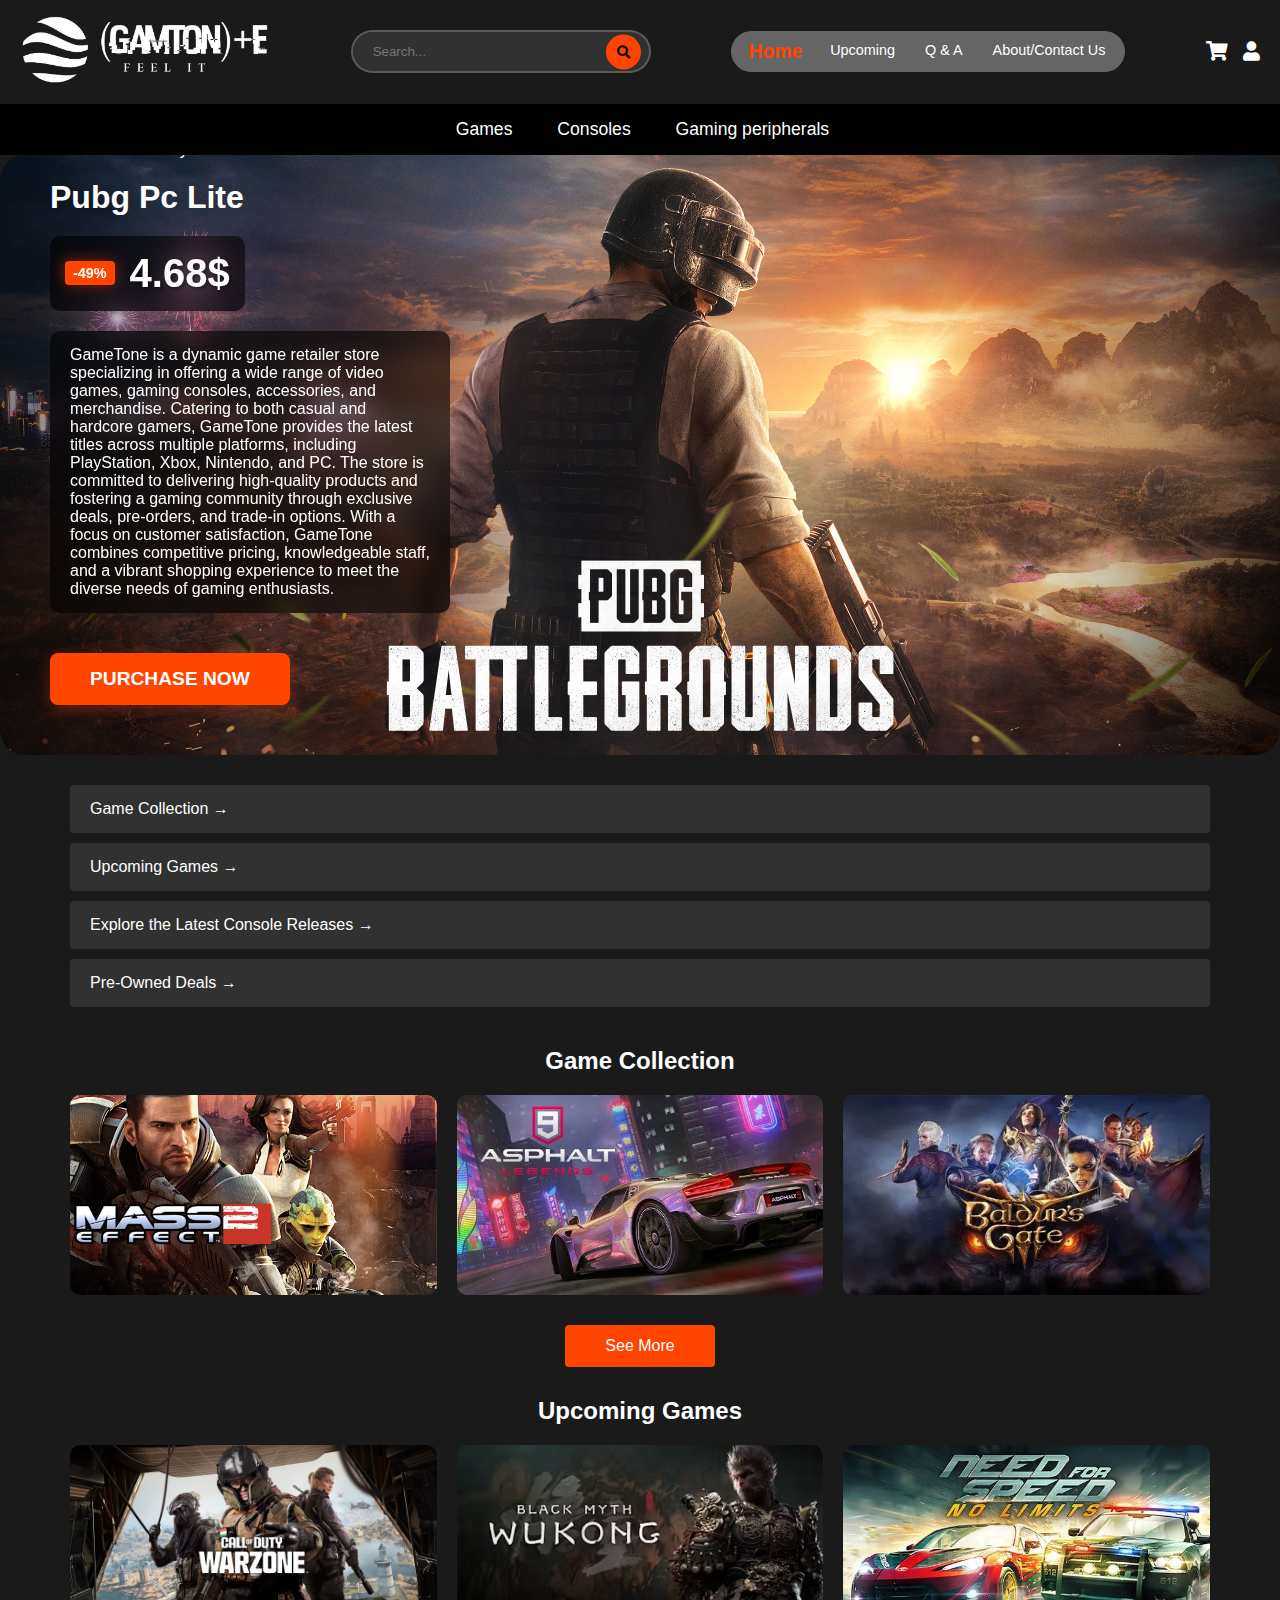
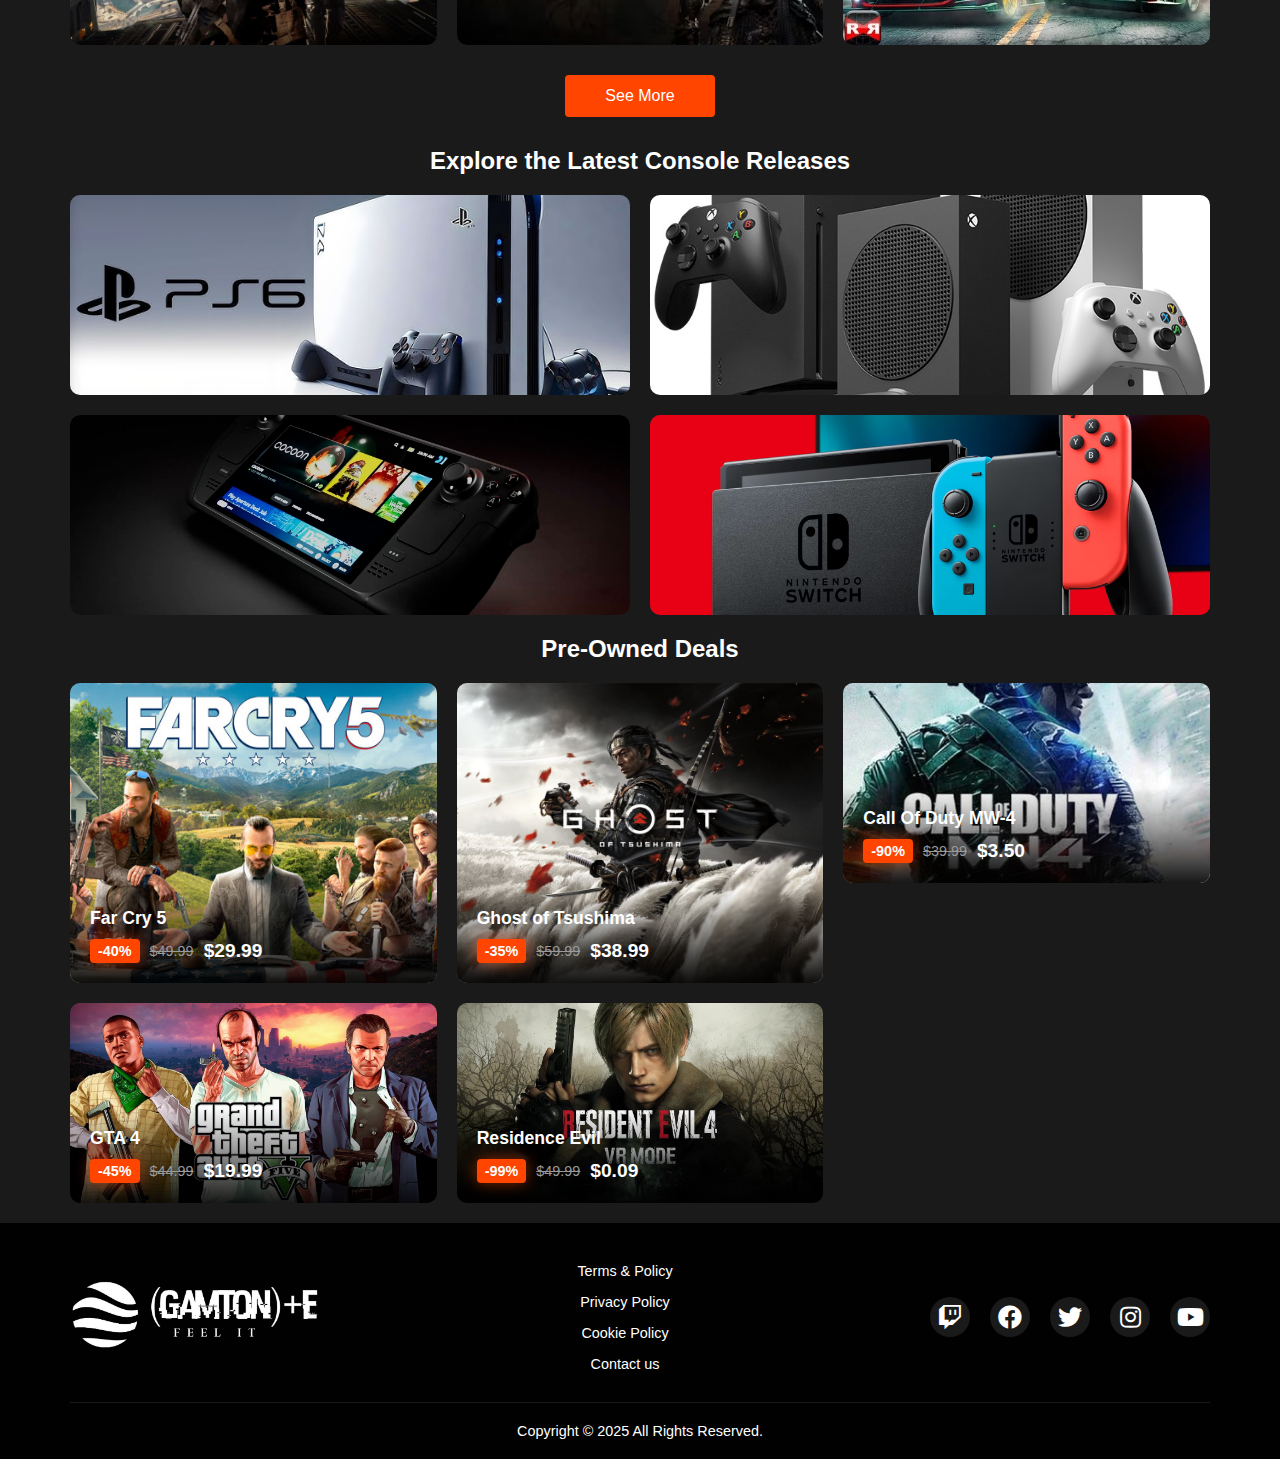
<file: index.html>
<!DOCTYPE html>
<html lang="en">
<head>
    <meta charset="UTF-8">
    <meta name="viewport" content="width=device-width, initial-scale=1.0">
    <title>Gaming Store</title>
    <link rel="stylesheet" href="./stylesheets/styles.css">
    <link rel="stylesheet" href="https://cdnjs.cloudflare.com/ajax/libs/font-awesome/5.15.4/css/all.min.css">
</head>
<body>
    <header>
        <div class="top-header">
            <div class="header-container">
                <div class="logo">
                    <img src="./image/logo/logo.png" alt="Logo of the website">
                </div>
    
                <div class="search">
                    <input type="text" placeholder="Search...">
                    <button class="search-btn">
                        <i class="fas fa-search"></i>
                    </button>
                </div>
    
                <!-- top Navigation -->
                <nav class="top-nav">
                    <ul>
                        <li><a href="index.html" class="active">Home</a></li>
                        <li><a href="upcoming.html">Upcoming</a></li>
                        <li><a href="f&q.html">Q & A</a></li>
                        <li><a href="about.html">About/Contact Us</a></li>
                    </ul>
                </nav>
    
                <div class="user-actions">
                    <button class="cart-btn">
                        <i class="fas fa-shopping-cart"></i>
                    </button>
                    <button class="user-btn">
                        <i class="fas fa-user"></i>
                    </button>
                </div>
    
                <!-- Hamburger Menu Button -->
                <button class="mobile-menu-btn">
                    <i class="fas fa-bars"></i>
                </button>
    
                <!-- Mobile Menu -->
                <div class="mobile-menu">
                    <div class="mobile-menu-header">
                        <button class="close-menu-btn">
                            <i class="fas fa-times"></i>
                        </button>
                    </div>
                    <nav>
                        <ul>
                            <li><a href="index.html">Home</a></li>
                            <li><a href="upcoming.html">Upcoming</a></li>
                            <li><a href="f&q.html">Q & A</a></li>
                            <li><a href="about.html">About/Contact Us</a></li>
                            <li><a href="games.html"><i class="fas games"></i> Games</a></li>
                            <li><a href="consoles.html"><i class="fab consoles"></i> Consoles</a></li>
                            <li><a href="periphals.html"><i class="fab peripherals"></i> Gaming peripherals</a></li>
                        </ul>
                    </nav>
                    <div class="user-actions">
                        <button class="cart-btn">
                            <i class="fas fa-shopping-cart"></i>
                            Shopping Cart
                        </button>
                        <button class="user-btn">
                            <i class="fas fa-user"></i>
                            My Profile
                        </button>
                    </div>
                </div>
            </div>
        </div>
    
        <div class="bottom-header">
            <div class="header-container">
                <nav class="platform-nav">
                    <ul>
                        <li><a href="games.html"><i class="fas games"></i> Games</a></li>
                        <li><a href="consoles.html"><i class="fab consoles"></i> Consoles</a></li>
                        <li><a href="periphals.html"><i class="fab peripherals"></i> Gaming peripherals</a></li>
                    </ul>
                </nav>
            </div>
        </div>
    </header>
</body>
</html>
    <main>

        <section class="hero">
            <div class="hero-content">
                <div class="tags">
                    <span class="pre-order">Pre-order</span>
                    <span class="time">In 18 days</span>
                </div>
                <h1>Pubg Pc Lite</h1>
                <div class="price-info">
                    <span class="discount">-49%</span>
                    <span class="price">4.68$</span>
                </div>
                <div class="description">
                    <p>GameTone is a dynamic game retailer store specializing in offering a wide range of video games, gaming consoles, accessories, and merchandise. Catering to both casual and hardcore gamers, GameTone provides the latest titles across multiple platforms, including PlayStation, Xbox, Nintendo, and PC. The store is committed to delivering high-quality products and fostering a gaming community through exclusive deals, pre-orders, and trade-in options. With a focus on customer satisfaction, GameTone combines competitive pricing, knowledgeable staff, and a vibrant shopping experience to meet the diverse needs of gaming enthusiasts.</p>
                </div>
                <a href="404error.html">
                    <button class="purchase-btn">Purchase Now</button>
                </a>
            </div>
        </section>
        
            
        </section>

        <section class="quick-links">
            <div class="container">
                <a href="#" class="link-item">Game Collection →</a>
                <a href="#" class="link-item">Upcoming Games →</a>
                <a href="#" class="link-item">Explore the Latest Console Releases →</a>
                <a href="#" class="link-item">Pre-Owned Deals →</a>
            </div>
        </section>

        <section class="game-collection">
            <div class="container">
                <h2>Game Collection</h2>
                <div class="collection-grid">
                    <div class="collection-card">
                        <a href="404error.html">
                            <img src="./image/Homepage/games1.jpg" alt="Game 1">
                            <div class="card-text">Latest Releases</div>
                        </a>
                    </div>
                    <div class="collection-card">
                        <a href="404error.html">
                            <img src="./image/Homepage/games2.jpg" alt="Game 2">
                            <div class="card-text">Fan Favorites</div>
                        </a>
                    </div>
                    <div class="collection-card">
                        <a href="404error.html">
                            <img src="./image/Homepage/games3.webp" alt="Game 3">
                            <div class="card-text">Diverse Genres</div>
                        </a>
                    </div>
                </div>
                <button class="see-more" onclick="location.href='games.html';">See More</button>
            </div>
        </section>
        
        <section class="upcoming-games">
            <div class="container">
                <h2>Upcoming Games</h2>
                <div class="games-grid">
                    <div class="game-card">
                        <a href="404error.html">
                            <img src="./image/Homepage/games4.jpg" alt="Upcoming Game 1">
                            <div class="card-text">Action</div>
                        </a>
                    </div>
                    <div class="game-card">
                        <a href="404error.html">
                            <img src="./image/Homepage/games5.avif" alt="Upcoming Game 2">
                            <div class="card-text">OpenWorld</div>
                        </a>
                    </div>
                    <div class="game-card">
                        <a href="404error.html">
                            <img src="./image/Homepage/games6.jpg" alt="Upcoming Game 3">
                            <div class="card-text">Horror</div>
                        </a>
                    </div>
                </div>
                <button class="see-more" onclick="location.href='games.html';">See More</button>
            </div>
        </section>

        <section class="console-releases">
            <div class="container">
                <h2>Explore the Latest Console Releases</h2>
                <div class="console-grid">
                    <div class="console-card">
                        <a href="404error.html">
                            <img src="./image/Homepage/playstation.jpg" alt="PlayStation">
                            <div class="card-text">PlayStation</div>
                        </a>
                    </div>
                    <div class="console-card">
                        <a href="404error.html">
                            <img src="./image/Homepage/xbox.jpg" alt="Xbox">
                            <div class="card-text">Xbox</div>
                        </a>
                    </div>
                    <div class="console-card">
                        <a href="404error.html">
                            <img src="./image/Homepage/steamdeck.jpg" alt="SteamDeck">
                            <div class="card-text">SteamDeck</div>
                        </a>
                    </div>
                    <div class="console-card">
                        <a href="404error.html">
                            <img src="./image/Homepage/ninetendo.avif" alt="Nintendo">
                            <div class="card-text">Nintendo</div>
                        </a>
                    </div>
                </div>
            </div>
        </section>
        
        <section class="pre-owned">
            <div class="container">
                <h2>Pre-Owned Deals</h2>
                <div class="deals-grid">
                    <div class="deal-card large">
                        <a href="404error.html">
                            <img src="./image/Homepage/deals/deals1.jpg" alt="Pre-Owned 1">
                            <div class="deal-info">
                                <div class="card-text">Far Cry 5</div>
                                <div class="price-tag">
                                    <span class="discount">-40%</span>
                                    <span class="original-price">$49.99</span>
                                    <span class="final-price">$29.99</span>
                                </div>
                            </div>
                        </a>
                    </div>
                    <div class="deal-card large">
                        <a href="404error.html">
                            <img src="./image/Homepage/deals/deals2.jpg" alt="Pre-Owned 2">
                            <div class="deal-info">
                                <div class="card-text">Ghost of Tsushima</div>
                                <div class="price-tag">
                                    <span class="discount">-35%</span>
                                    <span class="original-price">$59.99</span>
                                    <span class="final-price">$38.99</span>
                                </div>
                            </div>
                        </a>
                    </div>
                    <div class="deal-card small">
                        <a href="404error.html">
                            <img src="./image/Homepage/deals/deals3.webp" alt="Pre-Owned 3">
                            <div class="deal-info">
                                <div class="card-text">Call Of Duty MW-4</div>
                                <div class="price-tag">
                                    <span class="discount">-90%</span>
                                    <span class="original-price">$39.99</span>
                                    <span class="final-price">$3.50</span>
                                </div>
                            </div>
                        </a>
                    </div>
                    <div class="deal-card small">
                        <a href="404error.html">
                            <img src="./image/Homepage/deals/deals4.jpg" alt="Pre-Owned 4">
                            <div class="deal-info">
                                <div class="card-text">GTA 4</div>
                                <div class="price-tag">
                                    <span class="discount">-45%</span>
                                    <span class="original-price">$44.99</span>
                                    <span class="final-price">$19.99</span>
                                </div>
                            </div>
                        </a>
                    </div>
                    <div class="deal-card small">
                        <a href="404error.html">
                            <img src="./image/Homepage/deals/deals5.jpg" alt="Pre-Owned 5">
                            <div class="deal-info">
                                <div class="card-text">Residence Evil</div>
                                <div class="price-tag">
                                    <span class="discount">-99%</span>
                                    <span class="original-price">$49.99</span>
                                    <span class="final-price">$0.09</span>
                                </div>
                            </div>
                        </a>
                    </div>
                </div>
            </div>
        </section>
        
    </main>
    <footer>
        <div class="container">
            <div class="footer-content">
                <div class="footer-logo">
                    <img src="./image/logo/logo.png" alt="Gaming Logo">
                </div>
                <div class="footer-links">
                    <a href="404error.html">Terms & Policy</a>
                    <a href="404error.html">Privacy Policy</a>
                    <a href="404error.html">Cookie Policy</a>
                    <a href="404error.html">Contact us</a>
                </div>
                <div class="social-links">
                    <a href="404error.html"><i class="fab fa-twitch"></i></a>
                    <a href="404error.html"><i class="fab fa-facebook"></i></a>
                    <a href="404error.html"><i class="fab fa-twitter"></i></a>
                    <a href="404error.html"><i class="fab fa-instagram"></i></a>
                    <a href="404error.html"><i class="fab fa-youtube"></i></a>
                </div>
            </div>
            <div class="copyright">
                <p>Copyright © 2025 All Rights Reserved.</p>
            </div>
        </div>
    </footer>
    <script src="./javascripts/script.js"></script>
    <script src="./javascripts/header.js"></script>
</body>
</html>
</file>
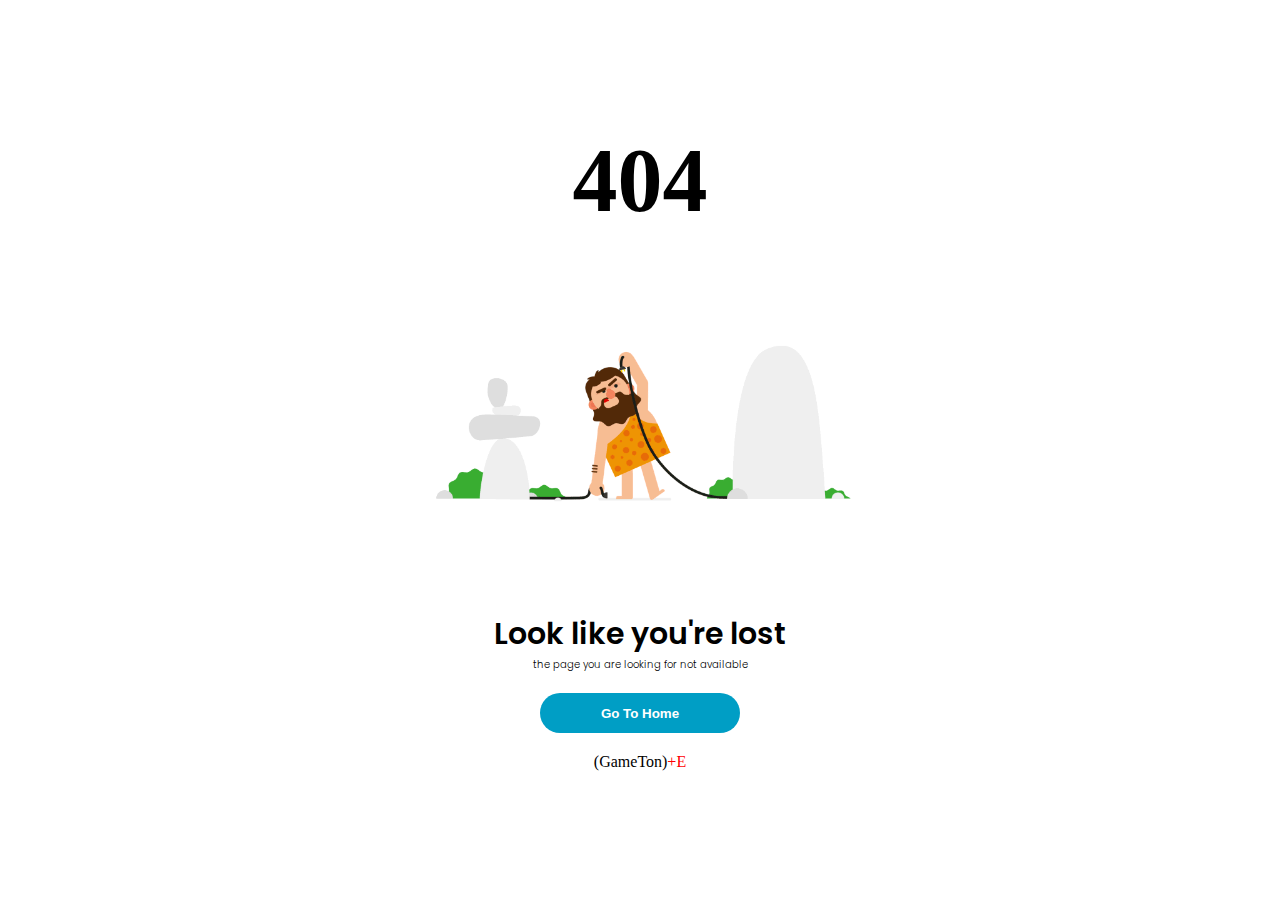
<file: 404error.html>
<!DOCTYPE html>
<html lang="en">

<head>
    <meta charset="UTF-8">
    <meta name="viewport" content="width=device-width, initial-scale=1.0">
    <link rel="stylesheet" href="./stylesheets/404error.css">
    <title>404 Error</title>
</head>

<body>
    <div class="content">
        <h1>404</h1>
        <img src="./gif/error.gif" alt="">
        <div class="text">
            <h2>Look like you're lost</h2>
            <p>the page you are looking for not available</p>
            <button href="#">Go To Home</button>
        </div>
        <p>(GameTon)<span style="color: red;">+E</span></p>
    </div>
</body>

</html>
</file>
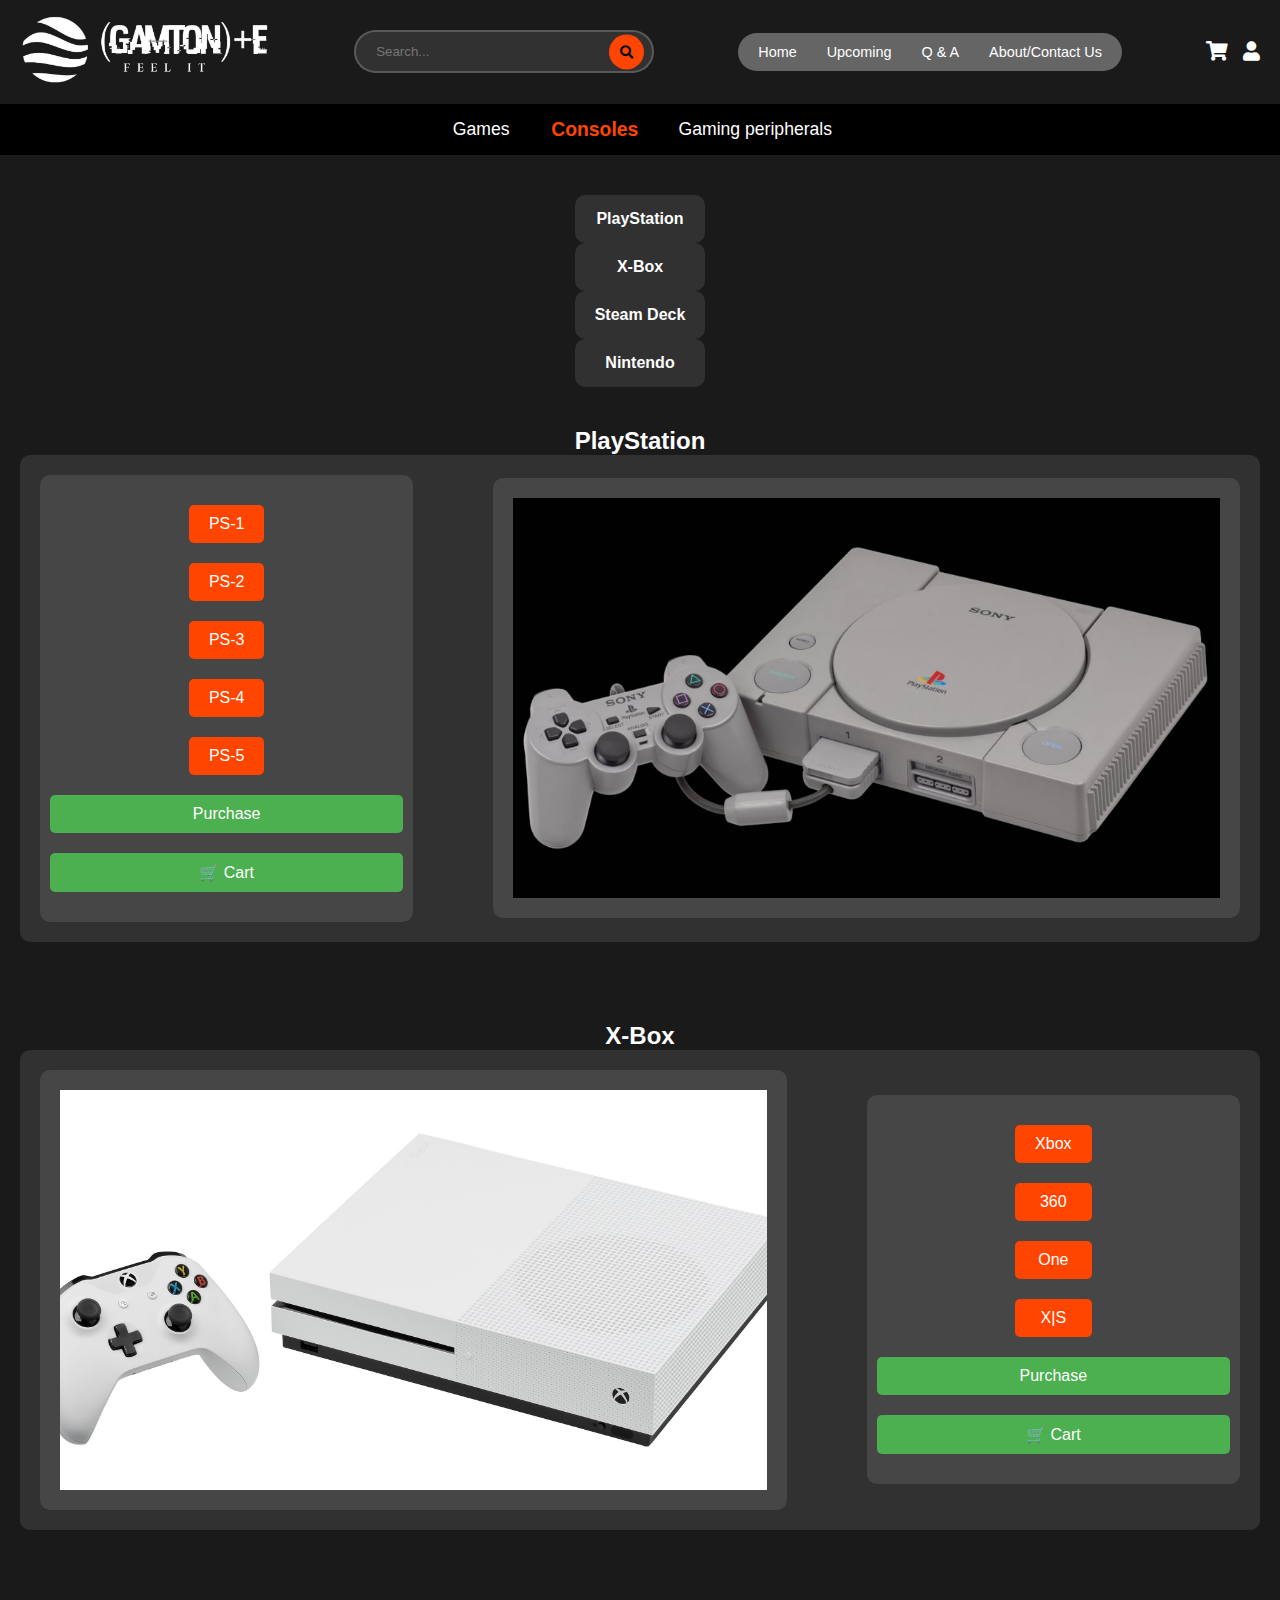
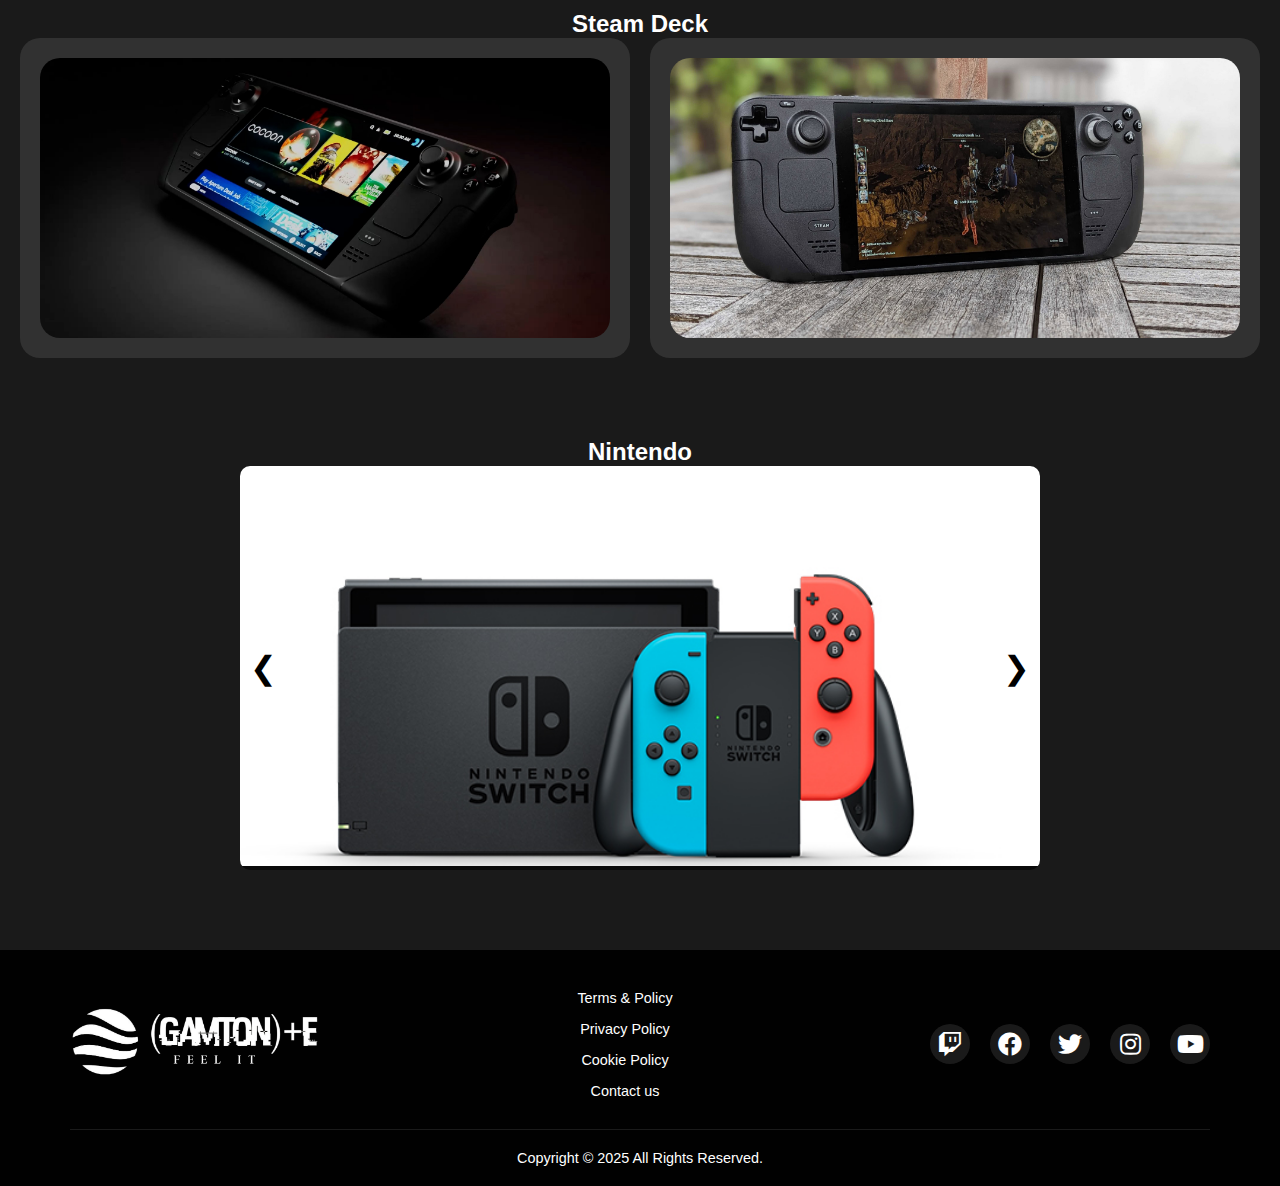
<file: consoles.html>
<!DOCTYPE html>
<html lang="en">
<head>
    <meta charset="UTF-8">
    <meta name="viewport" content="width=device-width, initial-scale=1.0">
    <title>Gaming Store</title>
    <link rel="stylesheet" href="./stylesheets/consoles.css">
    <link rel="stylesheet" href="https://cdnjs.cloudflare.com/ajax/libs/font-awesome/5.15.4/css/all.min.css">
</head>
<body>
    <header>
        <div class="top-header">
            <div class="header-container">
                <div class="logo">
                    <img src="./image/logo/logo.png" alt="Logo of the website">
                </div>
    
                <div class="search">
                    <input type="text" placeholder="Search...">
                    <button class="search-btn">
                        <i class="fas fa-search"></i>
                    </button>
                </div>
    
                <!-- Original Navigation -->
                <nav class="top-nav">
                    <ul>
                        <li><a href="index.html">Home</a></li>
                        <li><a href="upcoming.html">Upcoming</a></li>
                        <li><a href="f&q.html">Q & A</a></li>
                        <li><a href="about.html">About/Contact Us</a></li>
                    </ul>
                </nav>
    
                <div class="user-actions">
                    <button class="cart-btn">
                        <i class="fas fa-shopping-cart"></i>
                    </button>
                    <button class="user-btn">
                        <i class="fas fa-user"></i>
                    </button>
                </div>
    
                <!-- Hamburger Menu Button -->
                <button class="mobile-menu-btn">
                    <i class="fas fa-bars"></i>
                </button>
    
                <!-- Mobile Menu -->
                <div class="mobile-menu">
                    <div class="mobile-menu-header">
                        <button class="close-menu-btn">
                            <i class="fas fa-times"></i>
                        </button>
                    </div>
                    <nav>
                        <ul>
                            <li><a href="index.html">Home</a></li>
                            <li><a href="upcoming.html">Upcoming</a></li>
                            <li><a href="f&q.html">Q & A</a></li>
                            <li><a href="about.html">About/Contact Us</a></li>
                            <li><a href="games.html"><i class="fas games"></i> Games</a></li>
                            <li><a href="consoles.html"><i class="fab consoles"></i> Consoles</a></li>
                            <li><a href="periphals.html"><i class="fab peripherals"></i> Gaming peripherals</a></li>
                        </ul>
                    </nav>
                    <div class="user-actions">
                        <button class="cart-btn">
                            <i class="fas fa-shopping-cart"></i>
                            Shopping Cart
                        </button>
                        <button class="user-btn">
                            <i class="fas fa-user"></i>
                            My Profile
                        </button>
                    </div>
                </div>
            </div>
        </div>
    
        <div class="bottom-header">
            <div class="header-container">
                <nav class="platform-nav">
                    <ul>
                        <li><a href="games.html"><i class="fas games"></i> Games</a></li>
                        <li><a href="consoles.html" class="active"><i class="fab consoles"></i> Consoles</a></li>
                        <li><a href="periphals.html"><i class="fab peripherals"></i> Gaming peripherals</a></li>
                    </ul>
                </nav>
            </div>
        </div>
    </header>

    <main>
        <div class="main-content">
            <!-- Main Categories -->
            <section class="categories">
                <div class="category-card"><a href="#playstation">PlayStation</a></div>
                <div class="category-card"><a href="#xbox">X-Box</a></div>
                <div class="category-card"><a href="#steamdeck">Steam Deck</a></div>
                <div class="category-card"><a href="#nintendo">Nintendo</a></div>
            </section>           

            <section class="platform-section" id="playstation">
                <h2>PlayStation</h2>
                <div class="platform-container">
                    <aside class="platform-list">
                        <ul>
                            <li><button class="ps-button" data-ps="1">PS-1</button></li>
                            <li><button class="ps-button" data-ps="2">PS-2</button></li>
                            <li><button class="ps-button" data-ps="3">PS-3</button></li>
                            <li><button class="ps-button" data-ps="4">PS-4</button></li>
                            <li><button class="ps-button" data-ps="5">PS-5</button></li>
                        </ul>
                        
                        <button class="purchase-button">Purchase</button>
                        <button class="cart-button">🛒 Cart</button>
                    </aside>
                    <div class="platform-content">
                        <div class="image-container">
                            <div class="image-wrapper active" id="wrapper-ps-1">
                                <img src="./image/consoles/ps1.png" alt="PS-1" class="ps-image">
                                <div class="spec-overlay">
                                    <p>CPU: 33.9 MHz</p>
                                    <p>Memory: 2 MB</p>
                                    <p>Storage: CD-ROM</p>
                                </div>
                            </div>
                            <div class="image-wrapper" id="wrapper-ps-2">
                                <img src="./image/consoles/ps2.jpg" alt="PS-2" class="ps-image">
                                <div class="spec-overlay">
                                    <p>CPU: 294 MHz</p>
                                    <p>Memory: 32 MB</p>
                                    <p>Storage: DVD-ROM</p>
                                </div>
                            </div>
                            <div class="image-wrapper" id="wrapper-ps-3">
                                <img src="./image/consoles/ps3.jpg" alt="PS-3" class="ps-image">
                                <div class="spec-overlay">
                                    <p>CPU: 3.2 GHz</p>
                                    <p>Memory: 256 MB</p>
                                    <p>Storage: Blu-ray Disc</p>
                                </div>
                            </div>
                            <div class="image-wrapper" id="wrapper-ps-4">
                                <img src="./image/consoles/ps4.webp" alt="PS-4" class="ps-image">
                                <div class="spec-overlay">
                                    <p>CPU: 1.6 GHz</p>
                                    <p>Memory: 8 GB</p>
                                    <p>Storage: Blu-ray Disc</p>
                                </div>
                            </div>
                            <div class="image-wrapper" id="wrapper-ps-5">
                                <img src="./image/consoles/ps5.webp" alt="PS-5" class="ps-image">
                                <div class="spec-overlay">
                                    <p>CPU: 3.5 GHz</p>
                                    <p>Memory: 16 GB</p>
                                    <p>Storage: Ultra HD Blu-ray</p>
                                </div>
                            </div>
                        </div>
                    </div>
                </div>
            </section>

            <section class="xbox-section" id="xbox">
                <h2>X-Box</h2>
                <div class="xbox-container">
                    <div class="xbox-content">
                        <div class="image-container">
                            <div class="image-wrapper active" id="wrapper-xbox-1">
                                <img src="./image/consoles/xbox.jpg" alt="Xbox" class="xbox-image">
                                <div class="spec-overlay">
                                    <p>CPU: 733 MHz</p>
                                    <p>Memory: 64 MB</p>
                                    <p>Storage: 8-10 GB HDD</p>
                                </div>
                            </div>
                            <div class="image-wrapper" id="wrapper-xbox-2">
                                <img src="./image/consoles/xbox360.webp" alt="Xbox 360" class="xbox-image">
                                <div class="spec-overlay">
                                    <p>CPU: 3.2 GHz</p>
                                    <p>Memory: 512 MB</p>
                                    <p>Storage: 20-250 GB HDD</p>
                                </div>
                            </div>
                            <div class="image-wrapper" id="wrapper-xbox-3">
                                <img src="./image/consoles/xboxone.jpg" alt="Xbox One" class="xbox-image">
                                <div class="spec-overlay">
                                    <p>CPU: 1.75 GHz</p>
                                    <p>Memory: 8 GB</p>
                                    <p>Storage: 500 GB - 2 TB HDD</p>
                                </div>
                            </div>
                            <div class="image-wrapper" id="wrapper-xbox-4">
                                <img src="./image/consoles/xbox.sx.jpg" alt="Xbox X|S" class="xbox-image">
                                <div class="spec-overlay">
                                    <p>CPU: 3.8 GHz</p>
                                    <p>Memory: 16 GB</p>
                                    <p>Storage: 1 TB SSD</p>
                                </div>
                            </div>
                        </div>
                    </div>
                    <aside class="xbox-list">
                        <ul>
                            <li><button class="xbox-button" data-xbox="1">Xbox</button></li>
                            <li><button class="xbox-button" data-xbox="2">360</button></li>
                            <li><button class="xbox-button" data-xbox="3">One</button></li>
                            <li><button class="xbox-button" data-xbox="4">X|S</button></li>
                        </ul>
    
                        <button class="purchase-button">Purchase</button>
                        <button class="cart-button">🛒 Cart</button>
                    </aside>
                </div>
            </section>

            <section class="platform-section" id="steamdeck">
                <h2>Steam Deck</h2>
                <div class="steam-container">
                    <a href="404error.html" class="card">
                        <img src="./image/consoles/steamdeckoled.jpg" alt="OLED Version" class="image-placeholder">
                        <div class="overlay">OLED Version</div>
                    </a>
                    <a href="404error.html" class="card">
                        <img src="./image/consoles/steamdecklcd.jpg" alt="LCD Version" class="image-placeholder">
                        <div class="overlay">LCD Version</div>
                    </a>
                </div>
            </section>

            <section class="platform-section" id="nintendo">
                <h2>Nintendo</h2>
                <div class="carousel-container">
                    <span class="arrow left" onclick="slideLeft()">&#10094;</span>
                    <div class="carousel">
                        <div class="carousel-item">
                            <a href="link1.html">
                                <img src="./image/consoles/ninetendo1.png" alt="Nintendo Image 1">
                                <div class="overlay">
                                    <h3>Specifications</h3>
                                    <p>Processor: snapdragon 635 <br>Memory: 2GB<br>Price: $99</p>
                                </div>
                            </a>
                        </div>
                        <div class="carousel-item">
                            <a href="link2.html">
                                <img src="./image/consoles/ninetendo2.png" alt="Nintendo Image 2">
                                <div class="overlay">
                                    <h3>Specifications</h3>
                                    <p>Processor: snapdragon 755 <br>Memory: 32GB<br>Price: $199</p>
                                </div>
                            </a>
                        </div>
                        <div class="carousel-item">
                            <a href="link3.html">
                                <img src="./image/consoles/ninetendo3.jpg" alt="Nintendo Image 3">
                                <div class="overlay">
                                    <h3>Specifications</h3>
                                    <p>Processor: snapdragon 855 <br>Memory: 128GB<br>Price: $399</p>
                                </div>
                            </a>
                        </div>
                        <div class="carousel-item">
                            <a href="link3.html">
                                <img src="./image/consoles/ninetendo4.webp" alt="Nintendo Image 3">
                                <div class="overlay">
                                    <h3>Specifications</h3>
                                    <p>Processor: snapdragon 8 gen 2 <br>Memory: 512GB<br>Price: $499</p>
                                </div>
                            </a>
                        </div>
                    </div>
                    <span class="arrow right" onclick="slideRight()">&#10095;</span>
                </div>
            </section>
        </div>

    </main>

    <footer>
        <div class="container">
            <div class="footer-content">
                <div class="footer-logo">
                    <img src="./image/logo/logo.png" alt="Gaming Logo">
                </div>
                <div class="footer-links">
                    <a href="404error.html">Terms & Policy</a>
                    <a href="404error.html">Privacy Policy</a>
                    <a href="404error.html">Cookie Policy</a>
                    <a href="404error.html">Contact us</a>
                </div>
                <div class="social-links">
                    <a href="404error.html"><i class="fab fa-twitch"></i></a>
                    <a href="404error.html"><i class="fab fa-facebook"></i></a>
                    <a href="404error.html"><i class="fab fa-twitter"></i></a>
                    <a href="404error.html"><i class="fab fa-instagram"></i></a>
                    <a href="404error.html"><i class="fab fa-youtube"></i></a>
                </div>
            </div>
            <div class="copyright">
                <p>Copyright © 2025 All Rights Reserved.</p>
            </div>
        </div>
    </footer>
        <script src="./javascripts/header.js"></script>
        <script src="./javascripts/playstation.js"></script>
    </body>
    </html>
</file>
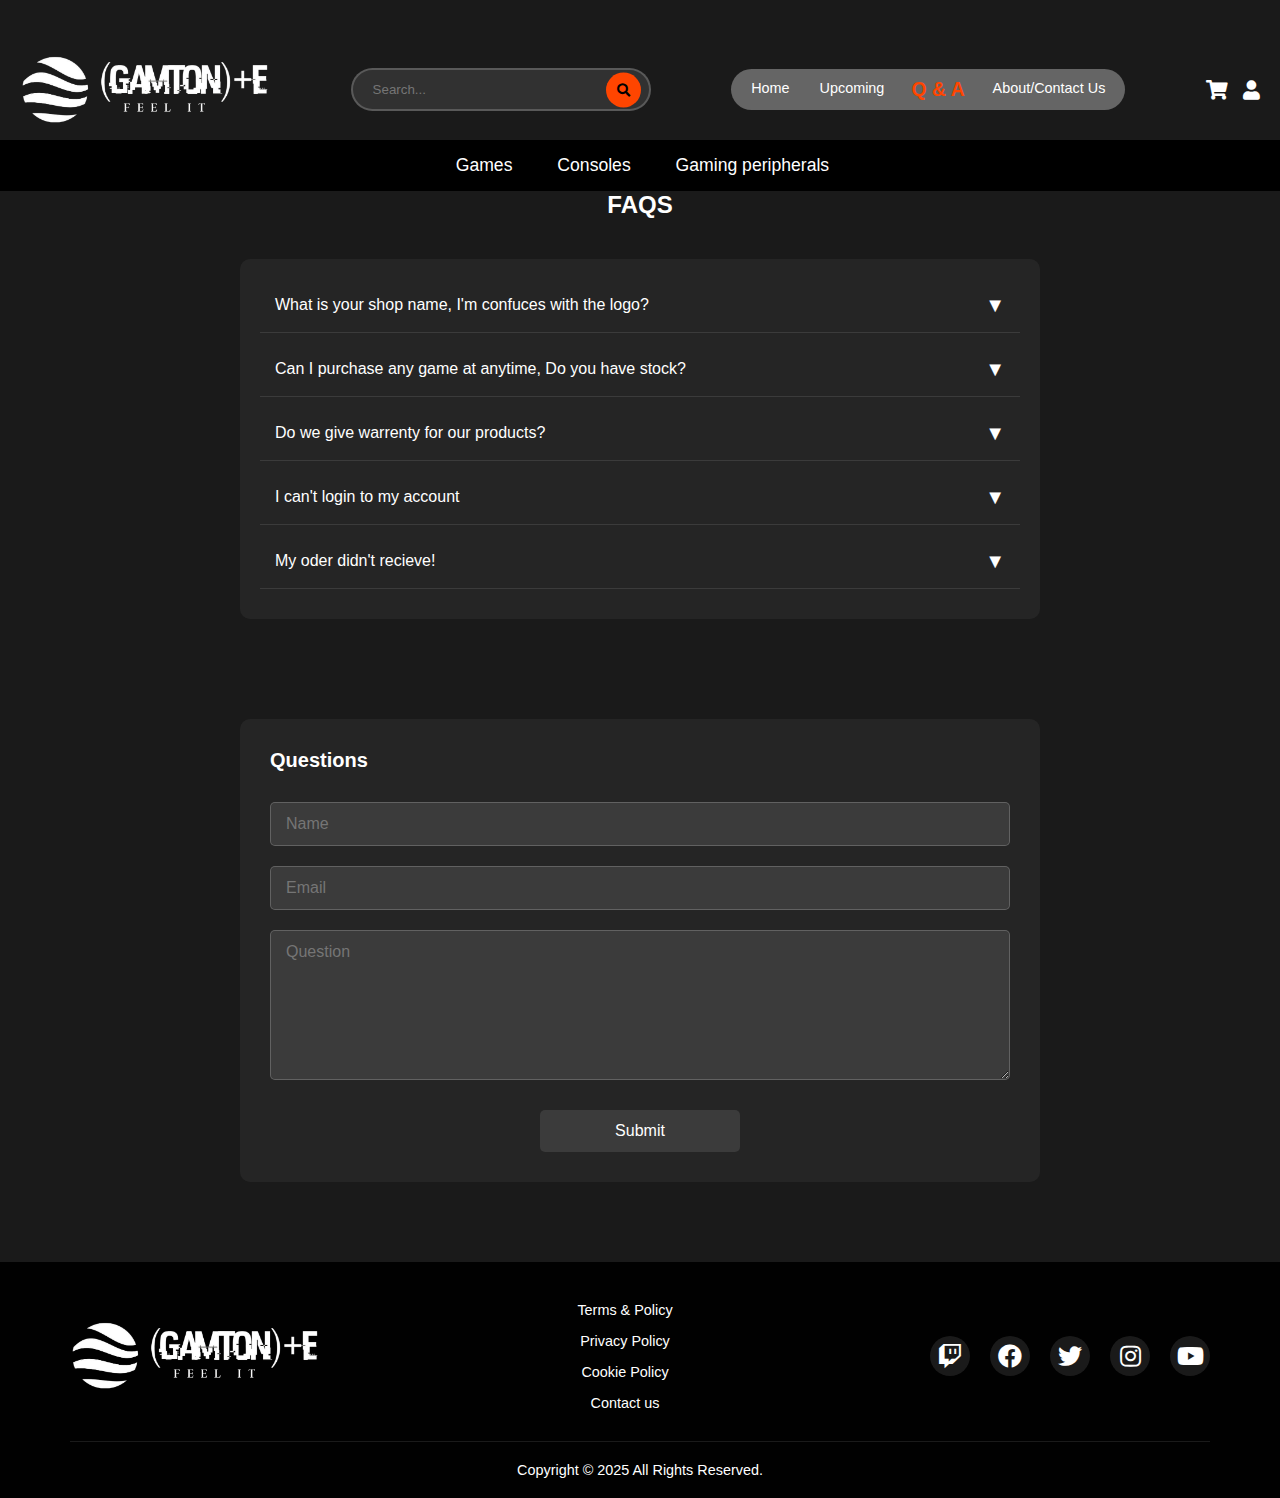
<file: f&q.html>
<main class="faq-page">
    <!DOCTYPE html>
    <html lang="en">
    <head>
        <meta charset="UTF-8">
        <meta name="viewport" content="width=device-width, initial-scale=1.0">
        <title>Gaming Store</title>
        <link rel="stylesheet" href="./stylesheets/f&q.css">
        <link rel="stylesheet" href="https://cdnjs.cloudflare.com/ajax/libs/font-awesome/5.15.4/css/all.min.css">
    </head>
    <body>
        <header>
            <div class="top-header">
                <div class="header-container">
                    <div class="logo">
                        <img src="./image/logo/logo.png" alt="Logo of the website">
                    </div>
        
                    <div class="search">
                        <input type="text" placeholder="Search...">
                        <button class="search-btn">
                            <i class="fas fa-search"></i>
                        </button>
                    </div>
        
                    <!-- Original Navigation -->
                    <nav class="top-nav">
                        <ul>
                            <li><a href="index.html">Home</a></li>
                            <li><a href="upcoming.html">Upcoming</a></li>
                            <li><a href="f&q.html" class="active">Q & A</a></li>
                            <li><a href="about.html">About/Contact Us</a></li>
                        </ul>
                    </nav>
        
                    <div class="user-actions">
                        <button class="cart-btn">
                            <i class="fas fa-shopping-cart"></i>
                        </button>
                        <button class="user-btn">
                            <i class="fas fa-user"></i>
                        </button>
                    </div>
        
                    <!-- Hamburger Menu Button -->
                    <button class="mobile-menu-btn">
                        <i class="fas fa-bars"></i>
                    </button>
        
                    <!-- Mobile Menu -->
                    <div class="mobile-menu">
                        <div class="mobile-menu-header">
                            <button class="close-menu-btn">
                                <i class="fas fa-times"></i>
                            </button>
                        </div>
                        <nav>
                            <ul>
                                <li><a href="index.html">Home</a></li>
                                <li><a href="upcoming.html">Upcoming</a></li>
                                <li><a href="f&q.html">Q & A</a></li>
                                <li><a href="about.html">About/Contact Us</a></li>
                                <li><a href="games.html"><i class="fas games"></i> Games</a></li>
                                <li><a href="consoles.html"><i class="fab consoles"></i> Consoles</a></li>
                                <li><a href="periphals.html"><i class="fab peripherals"></i> Gaming peripherals</a></li>
                            </ul>
                        </nav>
                        <div class="user-actions">
                            <button class="cart-btn">
                                <i class="fas fa-shopping-cart"></i>
                                Shopping Cart
                            </button>
                            <button class="user-btn">
                                <i class="fas fa-user"></i>
                                My Profile
                            </button>
                        </div>
                    </div>
                </div>
            </div>
        
            <div class="bottom-header">
                <div class="header-container">
                    <nav class="platform-nav">
                        <ul>
                            <li><a href="games.html"><i class="fas games"></i> Games</a></li>
                            <li><a href="consoles.html"><i class="fab consoles"></i> Consoles</a></li>
                            <li><a href="periphals.html"><i class="fab peripherals"></i> Gaming peripherals</a></li>
                        </ul>
                    </nav>
                </div>
            </div>
        </header>
    <!-- FAQ Section -->
    <section class="faq-section">
        <div class="container">
            <h1>FAQS</h1>
            
            <div class="faq-container">
                <div class="faq-item">
                    <div class="faq-question">
                        What is your shop name, I'm confuces with the logo?
                        <span class="toggle-icon">▼</span>
                    </div>
                    <div class="faq-answer">
                        Answer: Our store logo is (GamTon)+E wich mean Game Tone. We created the name by combining little bit of maths.
                    </div>
                </div>
    
                <div class="faq-item">
                    <div class="faq-question">
                        Can I purchase any game at anytime, Do you have stock?
                        <span class="toggle-icon">▼</span>
                    </div>
                    <div class="faq-answer">
                        Please let us know the titles of the games, and we'll check our inventory for you. You can also visit our website to see the current stock availability.
                    </div>
                </div>
    
                <div class="faq-item">
                    <div class="faq-question">
                        Do we give warrenty for our products?
                        <span class="toggle-icon">▼</span>
                    </div>
                    <div class="faq-answer">
                        Why do you ask that question. Our products are 1000% better when compared to other products in market. Therefore we kindly inform that we never give warrenty for our products.
                    </div>
                </div>
    
                <div class="faq-item">
                    <div class="faq-question">
                        I can't login to my account
                        <span class="toggle-icon">▼</span>
                    </div>
                    <div class="faq-answer">
                        Please contact our agent. You will able to check out our branche. Go to About Us page.
                    </div>
                </div>
    
                <div class="faq-item">
                    <div class="faq-question">
                        My oder didn't recieve!
                        <span class="toggle-icon">▼</span>
                    </div>
                    <div class="faq-answer">
                        Please contact our agent. You will able to check out our branche. Go to About Us page.
                    </div>
                </div>
            </div>
        </div>
    </section>
    

    <!-- Contact Form-->
    <section class="contact-section">
        <div class="container">
            <div class="contact-form-container">
                <h2>Questions</h2>
                <form class="contact-form">
                    <div class="form-group">
                        <input type="text" placeholder="Name" required>
                    </div>
                    
                    <div class="form-group">
                        <input type="email" placeholder="Email" required>
                    </div>
                    
                    <div class="form-group">
                        <textarea placeholder="Question" required></textarea>
                    </div>
                    
                    <button href="404error.html" type="submit" class="submit-btn">Submit</button>

                </form>
            </div>
        </div>
    </section>
</main>
<footer>
    <div class="container">
        <div class="footer-content">
            <div class="footer-logo">
                <img src="./image/logo/logo.png" alt="Gaming Logo">
            </div>
            <div class="footer-links">
                <a href="404error.html">Terms & Policy</a>
                <a href="404error.html">Privacy Policy</a>
                <a href="404error.html">Cookie Policy</a>
                <a href="404error.html">Contact us</a>
            </div>
            <div class="social-links">
                <a href="404error.html"><i class="fab fa-twitch"></i></a>
                <a href="404error.html"><i class="fab fa-facebook"></i></a>
                <a href="404error.html"><i class="fab fa-twitter"></i></a>
                <a href="404error.html"><i class="fab fa-instagram"></i></a>
                <a href="404error.html"><i class="fab fa-youtube"></i></a>
            </div>
        </div>
        <div class="copyright">
            <p>Copyright © 2025 All Rights Reserved.</p>
        </div>
    </div>
</footer>
<script src="./javascripts/header.js"></script>
<script src="./javascripts/f&q.js"></script>
</body>
</html>
</file>
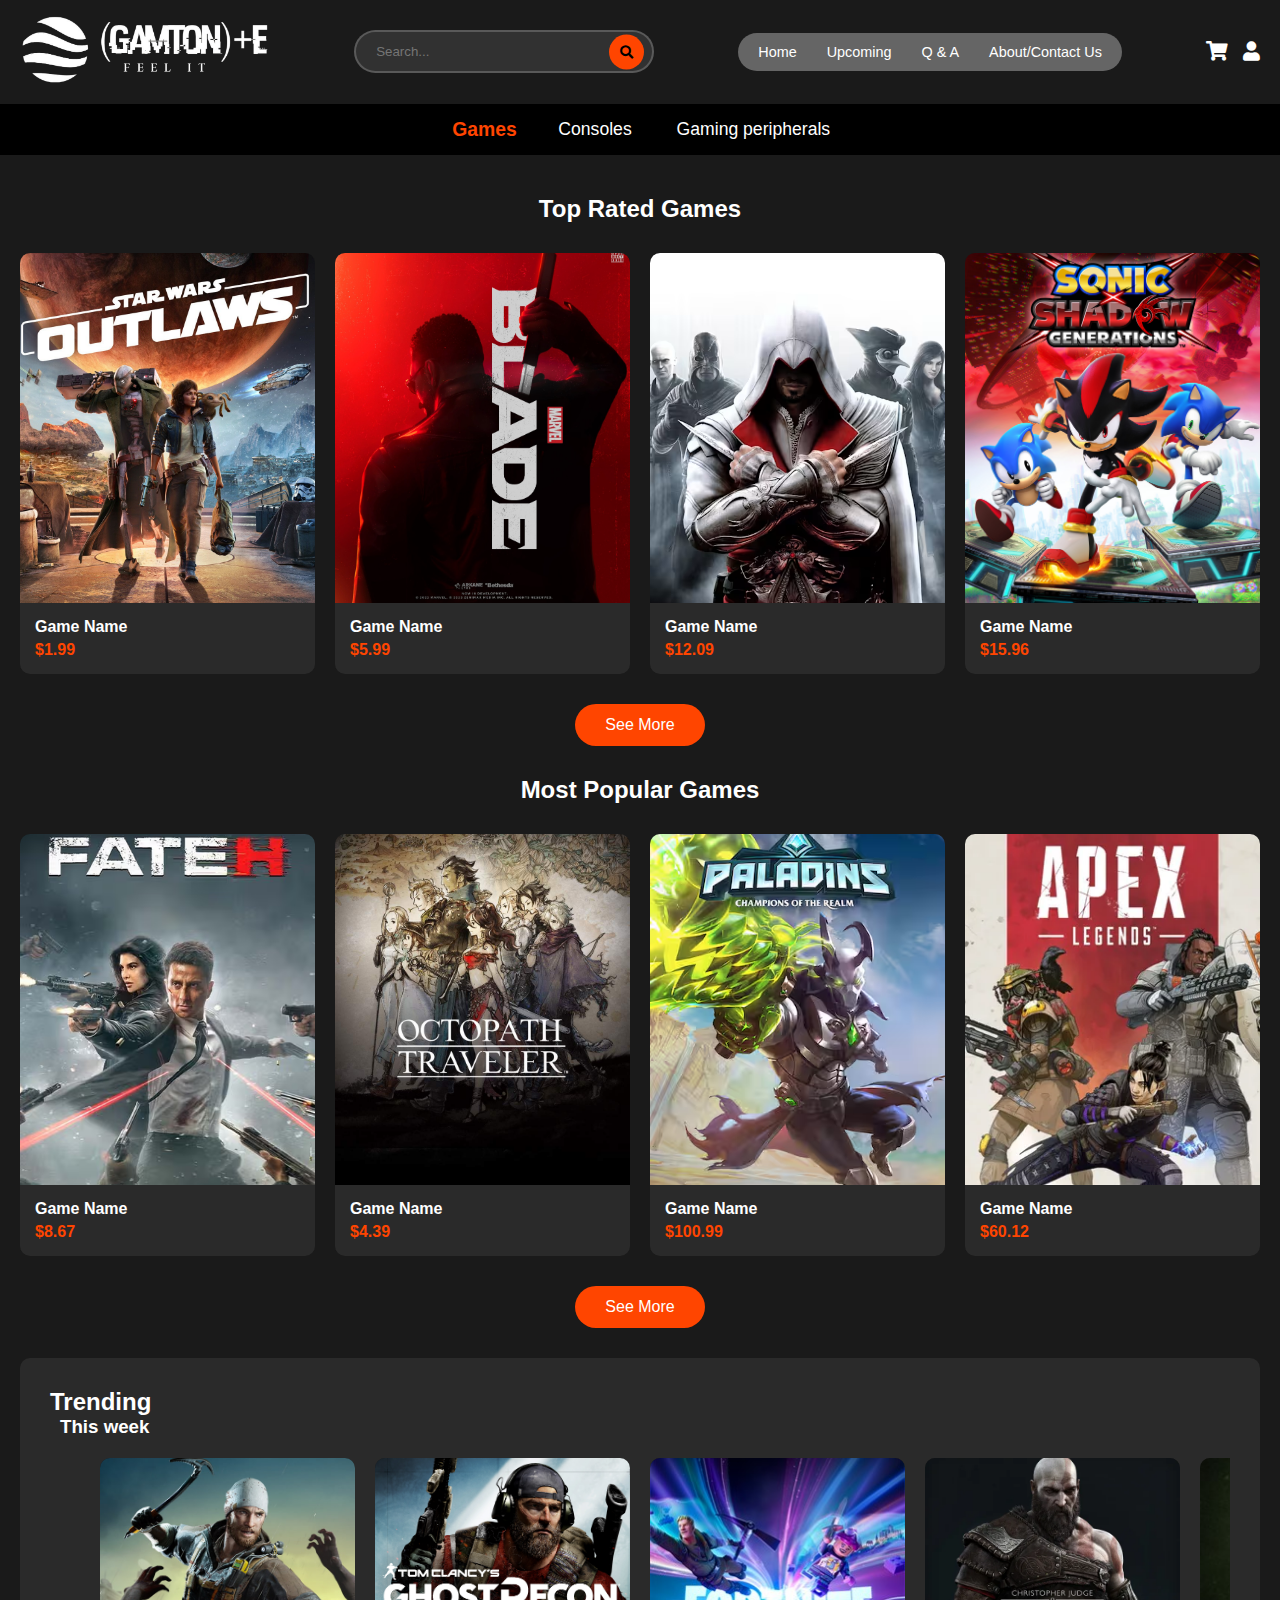
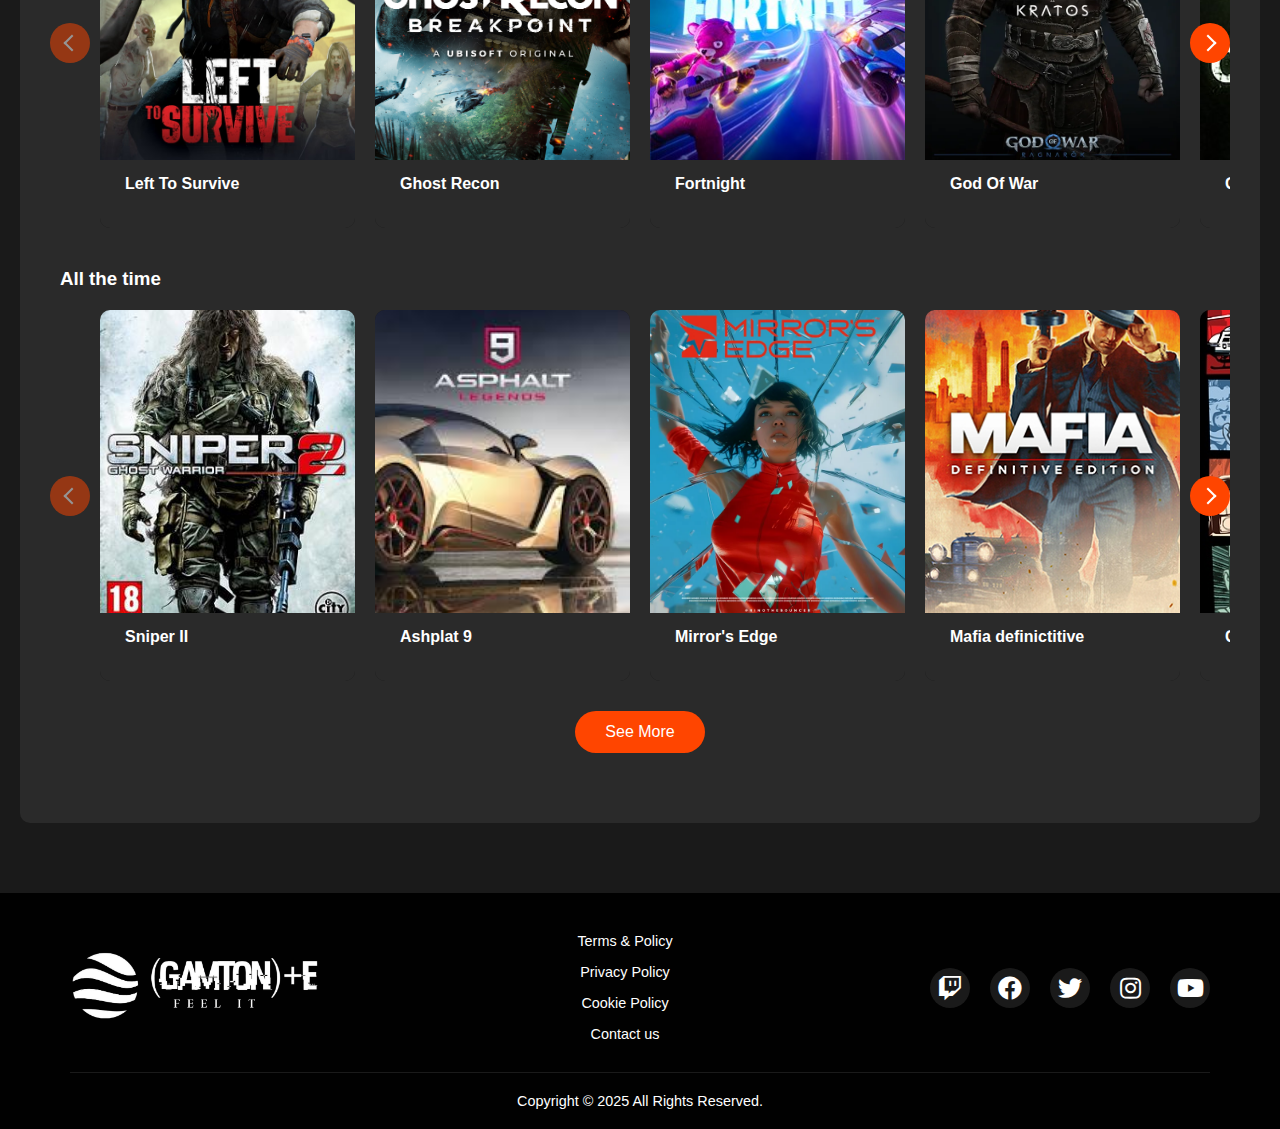
<file: games.html>
<!DOCTYPE html>
<html lang="en">
<head>
    <meta charset="UTF-8">
    <meta name="viewport" content="width=device-width, initial-scale=1.0">
    <title>Gaming Store</title>
    <link rel="stylesheet" href="./stylesheets/games.css">
    <link rel="stylesheet" href="https://cdnjs.cloudflare.com/ajax/libs/font-awesome/5.15.4/css/all.min.css">
</head>
<body>
  <header>
    <div class="top-header">
        <div class="header-container">
            <div class="logo">
                <img src="./image/logo/logo.png" alt="Logo of the website">
            </div>

            <div class="search">
                <input type="text" placeholder="Search...">
                <button class="search-btn">
                    <i class="fas fa-search"></i>
                </button>
            </div>

            <!-- Original Navigation -->
            <nav class="top-nav">
                <ul>
                    <li><a href="index.html">Home</a></li>
                    <li><a href="upcoming.html">Upcoming</a></li>
                    <li><a href="f&q.html">Q & A</a></li>
                    <li><a href="about.html">About/Contact Us</a></li>
                </ul>
            </nav>

            <div class="user-actions">
                <button class="cart-btn">
                    <i class="fas fa-shopping-cart"></i>
                </button>
                <button class="user-btn">
                    <i class="fas fa-user"></i>
                </button>
            </div>

            <!-- Hamburger Menu Button -->
            <button class="mobile-menu-btn">
                <i class="fas fa-bars"></i>
            </button>

            <!-- Mobile Menu -->
            <div class="mobile-menu">
                <div class="mobile-menu-header">
                    <button class="close-menu-btn">
                        <i class="fas fa-times"></i>
                    </button>
                </div>
                <nav>
                    <ul>
                        <li><a href="index.html">Home</a></li>
                        <li><a href="upcoming.html">Upcoming</a></li>
                        <li><a href="f&q.html">Q & A</a></li>
                        <li><a href="about.html">About/Contact Us</a></li>
                        <li><a href="games.html"><i class="fas games"></i> Games</a></li>
                        <li><a href="consoles.html"><i class="fab consoles"></i> Consoles</a></li>
                        <li><a href="periphals.html"><i class="fab peripherals"></i> Gaming peripherals</a></li>
                    </ul>
                </nav>
                <div class="user-actions">
                    <button class="cart-btn">
                        <i class="fas fa-shopping-cart"></i>
                        Shopping Cart
                    </button>
                    <button class="user-btn">
                        <i class="fas fa-user"></i>
                        My Profile
                    </button>
                </div>
            </div>
        </div>
    </div>

    <div class="bottom-header">
        <div class="header-container">
            <nav class="platform-nav">
                <ul>
                    <li><a href="games.html" class="active"><i class="fas games"></i> Games</a></li>
                    <li><a href="consoles.html"><i class="fab consoles"></i> Consoles</a></li>
                    <li><a href="periphals.html"><i class="fab peripherals"></i> Gaming peripherals</a></li>
                </ul>
            </nav>
        </div>
    </div>
</header>
    <!-- Main part -->
<main class="main-content">
    <!-- Top Rated Games -->
    <section class="games-section">
        <h2>Top Rated Games</h2>
        <div class="games-grid">
            <div class="game-card">
                <div class="game-image">
                    <img src="./image/games/gameportrait.jpeg" alt="Game Cover">
                    <div class="game-overlay">
                        <p class="game-description">Game Size:
                          Approximate Size: 10 GB
                          Key Features:
                          Genre: First-person shooter (FPS)
                          Developer: LucasArts
                          Publisher: LucasArts
                          Release Date: March 31, 1997</p>
                    </div>
                </div>
                <div class="game-info">
                    <h3>Game Name</h3>
                    <div class="price">$1.99</div>
                </div>
            </div>
            <div class="game-card">
                <div class="game-image">
                    <img src="./image/games/gameportrait1.jpeg" alt="Game Cover">
                    <div class="game-overlay">
                        <p class="game-description">Genre: Action-adventure, hack and slash
                          Developer: Rebel Act Studios            
                          Publisher: Codemasters, Codemasters Birmingham
                          Release Date: February 20, 2001</p>
                    </div>
                </div>
                <div class="game-info">
                    <h3>Game Name</h3>
                    <div class="price">$5.99</div>
                </div>
            </div>
            <div class="game-card">
                <div class="game-image">
                    <img src="./image/games/gameportrait2.jpeg" alt="Game Cover">
                    <div class="game-overlay">
                        <p class="game-description">Genre: Action-adventure, stealth
                          Developer: Ubisoft Montreal (main studio), with contributions from other Ubisoft studios
                          Publisher: Ubisoft
                          First Release: November 13, 2007
                          Latest Release: Assassin's Creed Nexus VR (November 16, 2023)
                          Creator: Patrice Désilets, Jade Raymond, Corey May</p>
                    </div>
                </div>
                <div class="game-info">
                    <h3>Game Name</h3>
                    <div class="price">$12.09</div>
                </div>
            </div>
            <div class="game-card">
                <div class="game-image">
                    <img src="./image/games/gameportrait3.jpeg" alt="Game Cover">
                    <div class="game-overlay">
                        <p class="game-description">Genre: Platformer, action-adventure
                          Developer: Sonic Team (main studio), with contributions from other developers   
                          Publisher: Sega 
                          First Release: June 23, 1991 (Sonic the Hedgehog for Sega Genesis)
                          Creator: Yuji Naka, Naoto Ohshima, Hirokazu Yasuhara</p>
                    </div>
                </div>
                <div class="game-info">
                    <h3>Game Name</h3>
                    <div class="price">$15.96</div>
                </div>
            </div>
        </div>
        <button class="see-more" onclick="window.location.href='404error.html';">See More</button>
    </section>

    <!-- Most Popular Games  -->
    <section class="games-section">
        <h2>Most Popular Games</h2>
        <div class="games-grid">
            <div class="game-card">
                <div class="game-image">
                    <img src="./image/games/gameportrait4.webp" alt="Game Cover">
                    <div class="game-overlay">
                        <p class="game-description">Developer: Ogre Head Games
                          Genre: Rogue-like, Action 
                          Plot: Set in a fantasy world, players control Asura as he battles through various levels to defeat enemies and bosses.      
                          Release Date: 2017</p>
                    </div>
                </div>
                <div class="game-info">
                    <h3>Game Name</h3>
                    <div class="price">$8.67</div>
                </div>
            </div>
            <div class="game-card">
                <div class="game-image">
                    <img src="./image/games/gameportrait5.jpeg" alt="Game Cover">
                    <div class="game-overlay">
                        <p class="game-description">Developer: Square Enix, in collaboration with Acquire
                          Publisher: Square Enix
                          Release Date: July 13, 2018 (Nintendo Switch), June 7, 2019 (Windows), April 28, 2020 (Stadia), March 25, 2021 (Xbox One), June 5, 2024 (PlayStation 4 and PlayStation 5)
                          Platform: Nintendo Switch, Windows, Stadia, Xbox One, PlayStation 4, PlayStation 5</p>
                    </div>
                </div>
                <div class="game-info">
                    <h3>Game Name</h3>
                    <div class="price">$4.39</div>
                </div>
            </div>
            <div class="game-card">
                <div class="game-image">
                    <img src="./image/games/gameportrait6.jpeg" alt="Game Cover">
                    <div class="game-overlay">
                        <p class="game-description">Genre: First-person shooter (FPS), Hero shooter
                          Developer: Hi-Rez Studios (Evil Mojo Games)
                          Publisher: Hi-Rez Studios
                          Release Date: May 8, 2018 (Windows), June 12, 2018 (Nintendo Switch) 
                          Platforms: Microsoft Windows, PlayStation 4, Xbox One, Nintendo Switch, Stadia
                          Game Modes: Siege, Onslaught, Team Deathmatch, Ranked</p>
                    </div>
                </div>
                <div class="game-info">
                    <h3>Game Name</h3>
                    <div class="price">$100.99</div>
                </div>
            </div>
            <div class="game-card">
                <div class="game-image">
                    <img src="./image/games/gameportrait7.webp" alt="Game Cover">
                    <div class="game-overlay">
                        <p class="game-description">Genre: Battle royale, first-person hero shooter
                          Developer: Respawn Entertainment
                          Publisher: Electronic Arts
                          Release Date: February 4, 2019 (PlayStation 4, Windows, Xbox One), March 9, 2021 (Nintendo Switch), March 29, 2022 (PlayStation 5, Xbox Series X/S), May 17, 2022 (Android, iOS)              
                          Platforms: PlayStation 4, PlayStation 5, Xbox One, Xbox Series X/S, Nintendo Switch, Windows, Android, iOS
                          Game Modes: Battle Royale, Arenas, Limited-Time Modes</p>
                    </div>
                </div>
                <div class="game-info">
                    <h3>Game Name</h3>
                    <div class="price">$60.12</div>
                </div>
            </div>
        </div>
        <button class="see-more" onclick="window.location.href='404error.html';">See More</button>
    </section>
<!-- Trending -->
<section>
  <div class="trending-container">
    <h2>Trending</h2>
  <!-- This Week -->
    <div class="trending-section">
      <h3>This week</h3>
      <div class="trending-wrapper">
        <button class="nav-arrow prev"></button>
        <div class="trending-grid" id="this-week">
          <div class="game-card">
            <div class="game-image">
              <img src="./image/games/gameportrait8.jpeg" alt="Game 1">
              <div class="game-overlay">
                <div class="game-description">
                  <p>Price: $25</p>
                  <p>Genre: Third-person shooter, survival, base management
                    Developer: MY.GAMES B.V.
                    Publisher: MY.GAMES B.V.
                    Release Date: Available on multiple platforms, including Android, iOS, and Windows2
                    Platforms: Android, iOS, Windows</p>
                </div>
              </div>
            </div>
            <div class="game-info">
              <h3>Left To Survive</h3>
            </div>
          </div>
          
          <div class="game-card">
            <div class="game-image">
              <img src="./image/games/gameportrait10.webp" alt="Game 1">
              <div class="game-overlay">
                <div class="game-description">
                  <p>Price: $99.99</p>
                  <p>Genre: Tactical shooter
                    Developer: Red Storm Entertainment, Ubisoft Paris, Ubisoft Milan
                    Publisher: Ubisoft
                    First Release: November 13, 2001 (Tom Clancy's Ghost Recon)
                    Latest Release: October 4, 2019 (Tom Clancy's Ghost Recon Breakpoint)
                    Platforms: Microsoft Windows, Mac OS, Xbox, PlayStation 2, GameCube, Xbox 360, PlayStation 3, PlayStation Portable, Wii, Nintendo 3DS, PlayStation 4, Xbox One, Stadia</p>
                </div>
              </div>
            </div>
            <div class="game-info">
              <h3>Ghost Recon</h3>
            </div>
          </div>
          
          <div class="game-card">
            <div class="game-image">
              <img src="./image/games/gameportrait11.jpeg" alt="Game 1">
              <div class="game-overlay">
                <div class="game-description">
                  <p>Price: $23.99</p>
                  <p>Minimum: Windows 7 SP1/8.1/10 64-bit, AMD FX-4350/Intel Core i3-3210, 4GB RAM, AMD Radeon R7 260X/NVIDIA GeForce GTX 750 (2GB VRAM), DirectX 11, 30GB space Recommended: Windows 7 SP1/8.1/10 64-bit, AMD Ryzen 3 1200/Intel Core i5-6400, 6GB RAM, AMD Radeon RX 470/NVIDIA GeForce GTX 1060 6GB VRAM, DirectX 11, 30GB</p>
                </div>
              </div>
            </div>
            <div class="game-info">
              <h3>Fortnight</h3>
            </div>
          </div>
          
          <div class="game-card">
            <div class="game-image">
              <img src="./image/games/gameportrait12.webp" alt="Game 1">
              <div class="game-overlay">
                <div class="game-description">
                  <p>Price: $3.99</p>
                  <p>SGod of War (2018) is an action-adventure game developed by Santa Monica Studio and published by Sony Interactive Entertainment. Here are the system requirements for the game:</p>
                </div>
              </div>
            </div>
            <div class="game-info">
              <h3>God Of War</h3>
            </div>
          </div>

          <div class="game-card">
            <div class="game-image">
              <img src="./image/games/gameportrait13.jpg" alt="Game 1">
              <div class="game-overlay">
                <div class="game-description">
                  <p>Price: $7.99</p>
                  <p>
                    Outlast is a first-person survival horror game developed and published by Red Barrels. Released on September 4, 2013, the game follows investigative journalist Miles Upshur as he explores the dilapidated Mount Massive Asylum, which is overrun by deranged patients and dark secrets. Players must navigate the terrifying environment using stealth and resourcefulness, as combat is not an option. Equipped with a camcorder, Miles must rely on its night vision to see in the dark, adding to the game's suspenseful atmosphere.</p>
                </div>
              </div>
            </div>
            <div class="game-info">
              <h3>Out Last</h3>
            </div>
          </div>

          <div class="game-card">
            <div class="game-image">
              <img src="./image/games/gameportrait14.webp" alt="Game 1">
              <div class="game-overlay">
                <div class="game-description">
                  <p>Price: $5.00</p>
                  <p>FIFA 23, developed by EA Canada and published by Electronic Arts, is a football simulation game offering realistic gameplay, extensive teams, and various modes. It requires Windows 10 64-bit, Intel Core i5 6600k/AMD Ryzen 5 1600 (minimum) or Intel Core i7 6700/AMD Ryzen 7 2700X (recommended), 8 GB RAM (minimum) or 12 GB RAM (recommended), NVIDIA GeForce GTX 1050 Ti/AMD Radeon RX 570 (minimum) or NVIDIA GeForce GTX 1660/AMD Radeon RX 5600 XT (recommended), DirectX 12, and 100 GB storage space.</p>
                </div>
              </div>
            </div>
            <div class="game-info">
              <h3>FIFA</h3>
            </div>
          </div>

          <div class="game-card">
            <div class="game-image">
              <img src="./image/games/gameportrait15.jpg" alt="Game 1">
              <div class="game-overlay">
                <div class="game-description">
                  <p>Price: $9.01</p>
                  <p>Released in July 2020 for PlayStation 4 and later for PlayStation 5 and Windows, the game follows the story of Jin Sakai, a samurai during the first Mongol invasion of Japan. As Jin, players must navigate the open world of Tsushima Island, choosing between honorable samurai combat and stealth tactics to protect the island and its people1. The game features stunning visuals, immersive gameplay, and a rich narrative inspired by samurai cinema and Japanese history</p>
                </div>
              </div>
            </div>
            <div class="game-info">
              <h3>Ghost Of Tsushima</h3>
            </div>
          </div>

          <div class="game-card">
            <div class="game-image">
              <img src="./image/games/gameportrait16.png" alt="Game 1">
              <div class="game-overlay">
                <div class="game-description">
                  <p>Price: $45.65</p>
                  <p>Call of Duty: Black Ops is a first-person shooter game developed by Treyarch and published by Activision. Released in November 2010, it takes players behind enemy lines as an elite Black Ops soldier engaging in covert operations during the Cold War. The game features a cinematic single-player campaign, signature multiplayer gameplay, and the fan-favorite Zombies mode</p>
                </div>
              </div>
            </div>
            <div class="game-info">
              <h3>COD Black Oops I</h3>
            </div>
          </div>

          <div class="game-card">
            <div class="game-image">
              <img src="./image/games/gameportrait17.jpg" alt="Game 1">
              <div class="game-overlay">
                <div class="game-description">
                  <p>Price: $4.95</p>
                  <p>Call of Duty: Black Ops is a first-person shooter game developed by Treyarch and published by Activision. Released in November 2010, it takes players behind enemy lines as an elite Black Ops soldier engaging in covert operations during the Cold War. The game features a cinematic single-player campaign, signature multiplayer gameplay, and the fan-favorite Zombies mode</p>
                </div>
              </div>
            </div>
            <div class="game-info">
              <h3>COD Black Oops II</h3>
            </div>
          </div>

          <div class="game-card">
            <div class="game-image">
              <img src="./image/games/gameportrait18.jpg" alt="Game 1">
              <div class="game-overlay">
                <div class="game-description">
                  <p>Price: $0.01</p>
                  <p>Call of Duty: Black Ops II is the ninth installment in the Call of Duty series, developed by Treyarch and published by Activision. Released in November 2012, it propels players into a near-future Cold War with advanced technology and weapons. The game features a unique single-player campaign with two time periods, Strike Force missions, and various multiplayer modes.</p>
                </div>
              </div>
            </div>
            <div class="game-info">
              <h3>Genshin Impact</h3>
            </div>
          </div>

        </div>
        <button class="nav-arrow next"></button>
      </div>
    </div>

    <!-- All The Time -->
    <div class="trending-section">
      <h3>All the time</h3>
      <div class="trending-wrapper">
        <button class="nav-arrow prev"></button>
        <div class="trending-grid" id="all-time">
          <div class="game-card">
            <div class="game-image">
              <img src="./image/games/gameportrait19.jpg" alt="Game 1">
              <div class="game-overlay">
                <div class="game-description">
                  <p>Price: $8.05</p>
                  <p>This is an open-world action RPG developed by miHoYo and published by Genshin Impact. Released in September 2020, it takes place in the fantasy world of Teyvat, where players explore seven nations, meet diverse characters, and fight powerful enemies while searching for their lost sibling. The game features elemental combat, stunning visuals, and a beautiful soundtrack4</p>
                </div>
              </div>
            </div>
            <div class="game-info">
              <h3>Sniper II</h3>
            </div>
          </div>
          
          <div class="game-card">
            <div class="game-image">
              <img src="./image/games/gameportrait20.jpeg" alt="Game 1">
              <div class="game-overlay">
                <div class="game-description">
                  <p>Price: $0.99</p>
                  <p>Asphalt 9: Legends is an arcade racing game developed by Gameloft and released in 2018. The game features stunning graphics and a wide selection of high-end cars from renowned manufacturers like Ferrari, Porsche, Lamborghini, and more2. Players can race through dynamic real-life locations, perform stunts, and compete in both single-player and multiplayer modes. The game offers a variety of events and challenges, allowing players to collect cars, customize their vehicles, and join racing clubs to compete with friends and other players around the world</p>
                </div>
              </div>
            </div>
            <div class="game-info">
              <h3>Ashplat 9</h3>
            </div>
          </div>
          
          <div class="game-card">
            <div class="game-image">
              <img src="./image/games/gameportrait21.webp" alt="Game 1">
              <div class="game-overlay">
                <div class="game-description">
                  <p>Price: $23.69</p>
                  <p>Minimum Requirements: Windows XP/Vista/7, Intel Core 2 Duo 2.0 GHz / AMD Athlon 64 X2 4400+, 1 GB RAM, NVIDIA GeForce 7900 / ATI Radeon X1900, DirectX 9.0c, 8 GB available space. Recommended Requirements: Windows XP/Vista/7, Intel Core 2 Quad 2.4 GHz / AMD Phenom II X4 940, 2 GB RAM, NVIDIA GeForce GTX 260 / ATI Radeon HD 4870, DirectX 9.0c, 8 GB available space.</p>
                </div>
              </div>
            </div>
            <div class="game-info">
              <h3>Mirror's Edge</h3>
            </div>
          </div>

          <div class="game-card">
            <div class="game-image">
              <img src="./image/games/gameportrait22.jpg" alt="Game 1">
              <div class="game-overlay">
                <div class="game-description">
                  <p>Price: $10</p>
                  <p>Minimum Requirements: Windows 10 64-bit, Intel Core i5-2550K 3.4GHz / AMD FX-8120 3.1 GHz, 6 GB RAM, NVIDIA GeForce GTX 660 / AMD Radeon HD 7870, DirectX 11, 50 GB available space. Recommended Requirements: Windows 10 64-bit, Intel Core i7-3770 3.4GHz / AMD FX-8350 4.2GHz, 16 GB RAM, NVIDIA GeForce GTX 1080 / AMD Radeon RX 5700, DirectX 11, 50 GB available space.</p>
                </div>
              </div>
            </div>
            <div class="game-info">
              <h3>Mafia definictitive</h3>
            </div>
          </div>

          <div class="game-card">
            <div class="game-image">
              <img src="./image/games/gameportrait23.jpg" alt="Game 1">
              <div class="game-overlay">
                <div class="game-description">
                  <p>Price: $0.60</p>
                  <p>Minimum Requirements: Windows 10 64-bit, Intel Core i5-6600K / AMD FX-6300, 8 GB RAM, NVIDIA GeForce GTX 760 2GB / AMD Radeon R9 280 3GB, DirectX 11, 45 GB available space. Recommended Requirements: Windows 10 64-bit, Intel Core i7-2700K / AMD Ryzen 5 2600, 16 GB RAM, NVIDIA GeForce GTX 970 4GB / AMD Radeon RX 570 4GB, DirectX 11, 45 GB available space.</p>
                </div>
              </div>
            </div>
            <div class="game-info">
              <h3>GTA III</h3>
            </div>
          </div>

          <div class="game-card">
            <div class="game-image">
              <img src="./image/games/gameportrait24.avif" alt="Game 1">
              <div class="game-overlay">
                <div class="game-description">
                  <p>Price: $5.89</p>
                  <p>Minimum Requirements: Windows 10, Intel i5-4430 / AMD FX-6300, 8 GB RAM, NVIDIA GeForce GTX 960 2GB / AMD Radeon R7 370 2GB, DirectX 11, 40 GB available space. Recommended Requirements: Windows 10, Intel i5-6600K / AMD Ryzen 5 1600, 16 GB RAM, NVIDIA GeForce GTX 1060 3GB / AMD Radeon RX 580 4GB, DirectX 11, 50 GB available space.</p>
                </div>
              </div>
            </div>
            <div class="game-info">
              <h3>Pubg Lite</h3>
            </div>
          </div>

          <div class="game-card">
            <div class="game-image">
              <img src="./image/games/gameportrait25.jpeg" alt="Game 1">
              <div class="game-overlay">
                <div class="game-description">
                  <p>Price: $0.99</p>
                  <p>Minimum Requirements for Android: Android 6.0 or higher, 64-bit CPU, 2 GB RAM, 1.5 GB available space. Minimum Requirements for iOS: iOS 13 or higher, Compatible with iPhone 6S or newer, 2 GB RAM, 1.5 GB available space.</p>
                </div>
              </div>
            </div>
            <div class="game-info">
              <h3>Pubg New State</h3>
            </div>
          </div>

          <div class="game-card">
            <div class="game-image">
              <img src="./image/games/gameportrait26.webp" alt="Game 1">
              <div class="game-overlay">
                <div class="game-description">
                  <p>Price: $8.89</p>
                  <p>Minimum Requirements: Windows 10, Intel Core i3-6100 / AMD Athlon X4 845, 4 GB RAM, NVIDIA GeForce GT 730 / AMD Radeon R7 240, DirectX 11, 20 GB available space. Recommended Requirements: Windows 10, Intel Core i5-6400 / AMD Ryzen 3 1200, 8 GB RAM, NVIDIA GeForce GTX 1050 / AMD Radeon RX 460, DirectX 11, 20 GB available space.</p>
                </div>
              </div>
            </div>
            <div class="game-info">
              <h3>Blood Strike</h3>
            </div>
          </div>

          <div class="game-card">
            <div class="game-image">
              <img src="./image/games/gameportrait27.jpg" alt="Game 1">
              <div class="game-overlay">
                <div class="game-description">
                  <p>Price: $0.65</p>
                  <p>Minimum Requirements: Windows 10 64-bit, Intel Core i3-6600 / AMD Ryzen 3 1300X, 8 GB RAM, NVIDIA GeForce GTX 1050 / AMD Radeon RX 460, DirectX 12, 175 GB available space. Recommended Requirements: Windows 10 64-bit, Intel Core i5-6600K / AMD Ryzen 5 1600, 16 GB RAM, NVIDIA GeForce GTX 1060 / AMD Radeon RX 580, DirectX 12, 175 GB available space.</p>
                </div>
              </div>
            </div>
            <div class="game-info">
              <h3>COD MW III</h3>
            </div>
          </div>

          <div class="game-card">
            <div class="game-image">
              <img src="./image/games/gameportrait1.jpeg" alt="Game 1">
              <div class="game-overlay">
                <div class="game-description">
                  <p>Price: $78.00</p>
                  <p>Minimum Requirements: Windows 10 64-bit, Intel Core i3-6100 / AMD Athlon X4 845, 4 GB RAM, NVIDIA GeForce GT 730 / AMD Radeon R7 240, DirectX 11, 20 GB available space. Recommended Requirements: Windows 10 64-bit, Intel Core i5-6400 / AMD Ryzen 3 1200, 8 GB RAM, NVIDIA GeForce GTX 1050 / AMD Radeon RX 460, DirectX 11, 20 GB available space.</p>
                </div>
              </div>
            </div>
            <div class="game-info">
              <h3>Blade</h3>
            </div>
          </div>
        </div>
        <button class="nav-arrow next"></button>
      </div>
      <button class="see-more" onclick="window.location.href='404error.html';">See More</button>
    </div>
  </div>
  
</section>
</main>
<footer>
  <div class="container">
      <div class="footer-content">
          <div class="footer-logo">
              <img src="./image/logo/logo.png" alt="Gaming Logo">
          </div>
          <div class="footer-links">
              <a href="404error.html">Terms & Policy</a>
              <a href="404error.html">Privacy Policy</a>
              <a href="404error.html">Cookie Policy</a>
              <a href="404error.html">Contact us</a>
          </div>
          <div class="social-links">
              <a href="404error.html"><i class="fab fa-twitch"></i></a>
              <a href="404error.html"><i class="fab fa-facebook"></i></a>
              <a href="404error.html"><i class="fab fa-twitter"></i></a>
              <a href="404error.html"><i class="fab fa-instagram"></i></a>
              <a href="404error.html"><i class="fab fa-youtube"></i></a>
          </div>
      </div>
      <div class="copyright">
          <p>Copyright © 2025 All Rights Reserved.</p>
      </div>
  </div>
</footer>
  <script src="./javascripts/script.js"></script>
  <script src="./javascripts/header.js"></script>
</body>
</html>
</file>
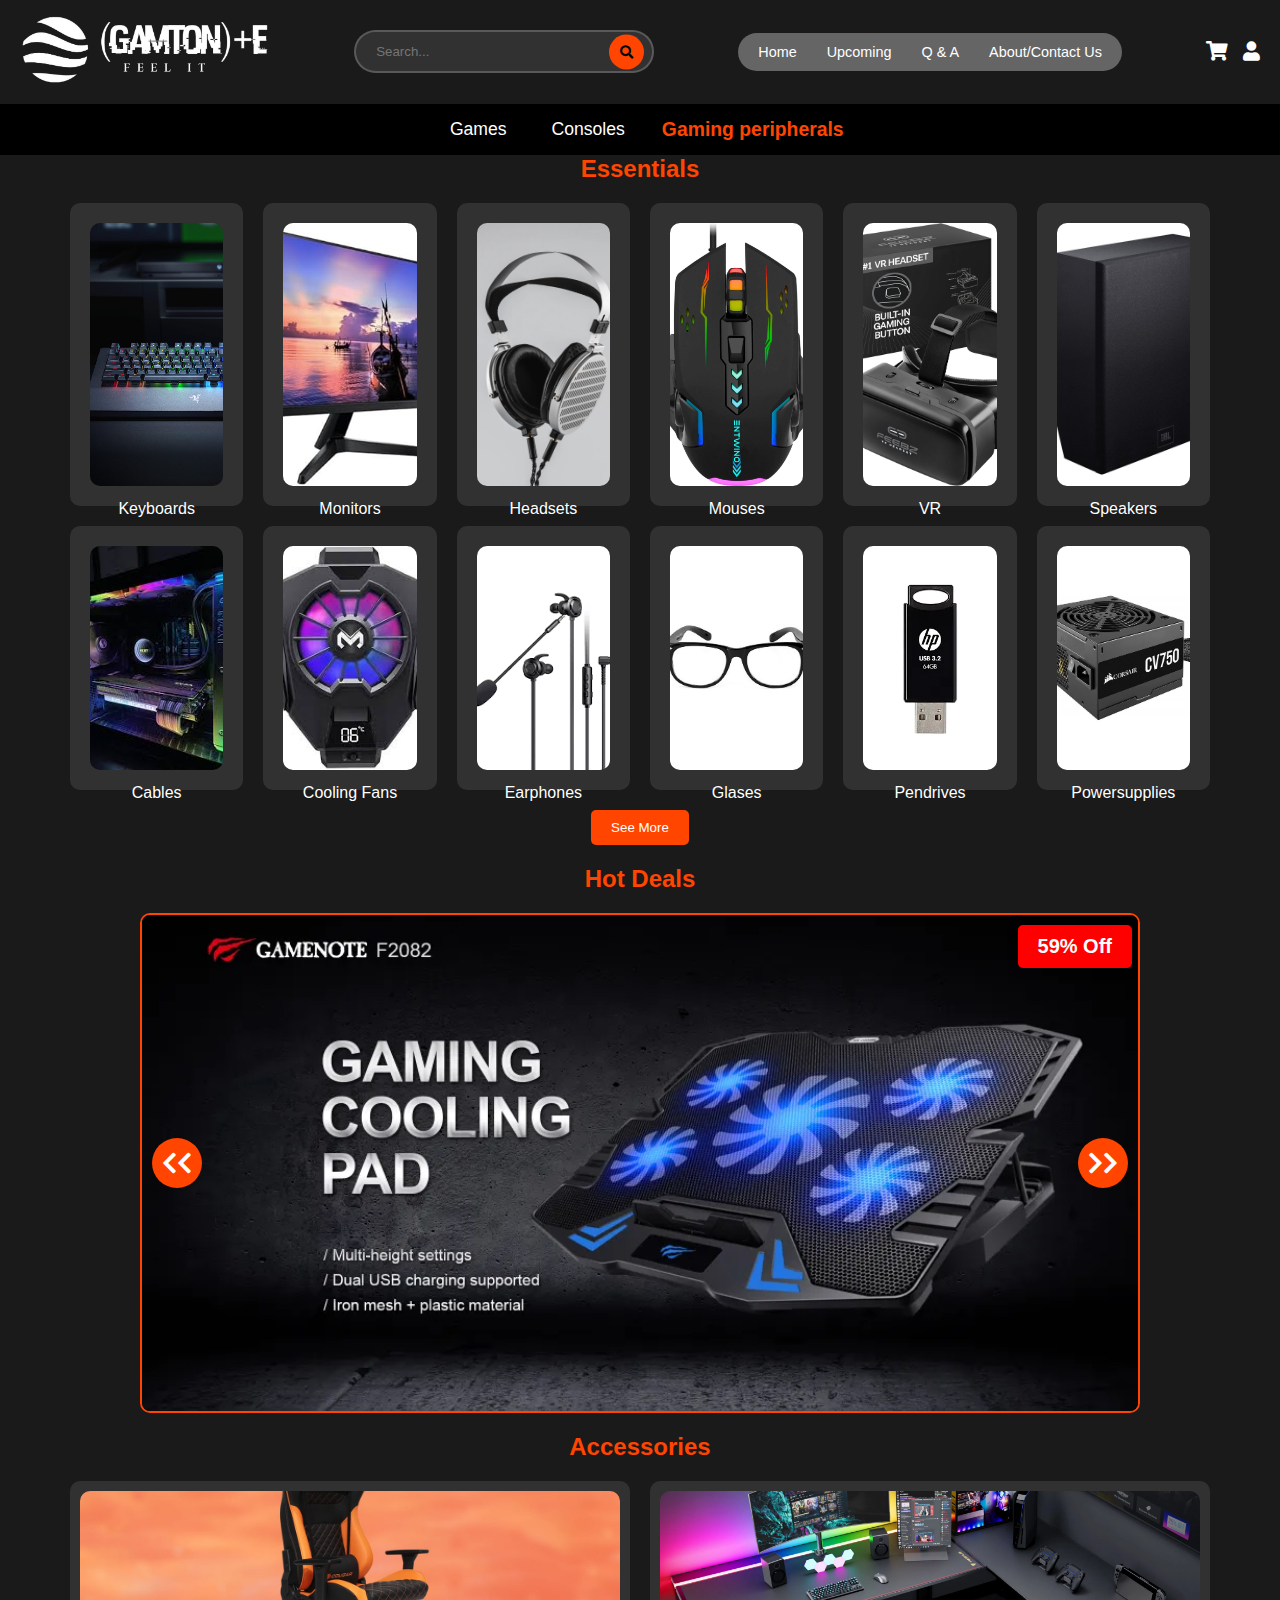
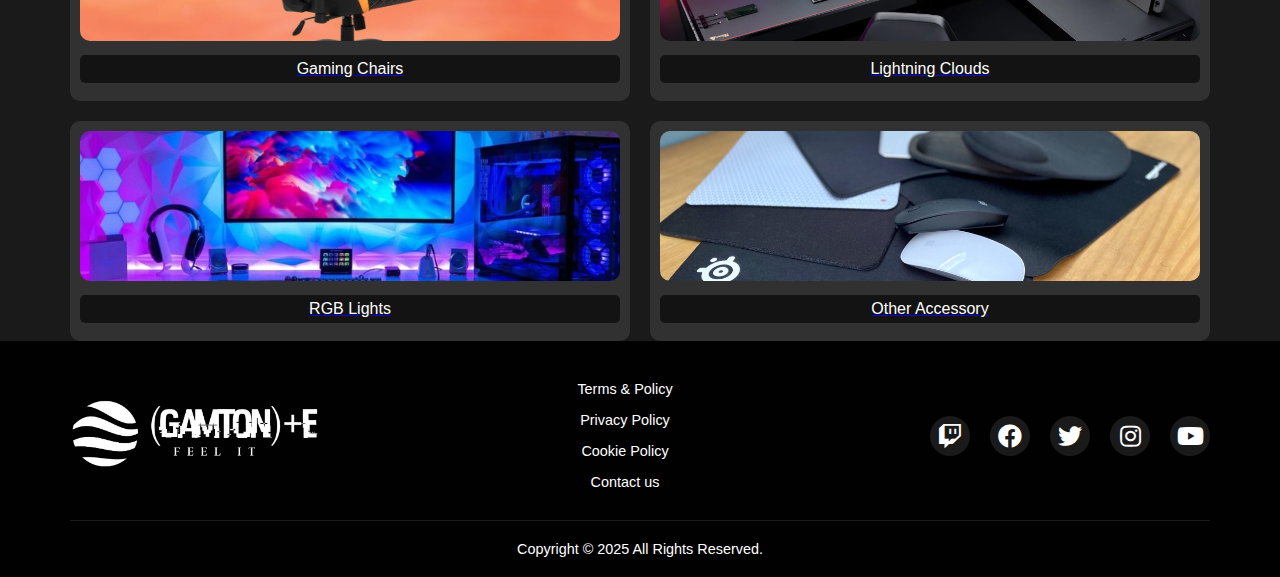
<file: periphals.html>
<!DOCTYPE html>
<html lang="en">
<head>
    <meta charset="UTF-8">
    <meta name="viewport" content="width=device-width, initial-scale=1.0">
    <title>Gaming Store</title>
    <link rel="stylesheet" href="./stylesheets/periphals.css">
    <link rel="stylesheet" href="https://cdnjs.cloudflare.com/ajax/libs/font-awesome/5.15.4/css/all.min.css">
</head>
<body>
    <header>
        <div class="top-header">
            <div class="header-container">
                <div class="logo">
                    <img src="./image/logo/logo.png" alt="Logo of the website">
                </div>
    
                <div class="search">
                    <input type="text" placeholder="Search...">
                    <button class="search-btn">
                        <i class="fas fa-search"></i>
                    </button>
                </div>
    
                <!-- Original Navigation -->
                <nav class="top-nav">
                    <ul>
                        <li><a href="index.html">Home</a></li>
                        <li><a href="upcoming.html">Upcoming</a></li>
                        <li><a href="f&q.html">Q & A</a></li>
                        <li><a href="about.html">About/Contact Us</a></li>
                    </ul>
                </nav>
    
                <div class="user-actions">
                    <button class="cart-btn">
                        <i class="fas fa-shopping-cart"></i>
                    </button>
                    <button class="user-btn">
                        <i class="fas fa-user"></i>
                    </button>
                </div>
    
                <!-- Hamburger Menu Button -->
                <button class="mobile-menu-btn">
                    <i class="fas fa-bars"></i>
                </button>
    
                <!-- Mobile Menu -->
                <div class="mobile-menu">
                    <div class="mobile-menu-header">
                        <button class="close-menu-btn">
                            <i class="fas fa-times"></i>
                        </button>
                    </div>
                    <nav>
                        <ul>
                            <li><a href="index.html">Home</a></li>
                            <li><a href="upcoming.html">Upcoming</a></li>
                            <li><a href="f&q.html">Q & A</a></li>
                            <li><a href="about.html">About/Contact Us</a></li>
                            <li><a href="games.html"><i class="fas games"></i> Games</a></li>
                            <li><a href="consoles.html"><i class="fab consoles"></i> Consoles</a></li>
                            <li><a href="periphals.html"><i class="fab peripherals"></i> Gaming peripherals</a></li>
                        </ul>
                    </nav>
                    <div class="user-actions">
                        <button class="cart-btn">
                            <i class="fas fa-shopping-cart"></i>
                            Shopping Cart
                        </button>
                        <button class="user-btn">
                            <i class="fas fa-user"></i>
                            My Profile
                        </button>
                    </div>
                </div>
            </div>
        </div>
    
        <div class="bottom-header">
            <div class="header-container">
                <nav class="platform-nav">
                    <ul>
                        <li><a href="games.html"><i class="fas games"></i> Games</a></li>
                        <li><a href="consoles.html"><i class="fab consoles"></i> Consoles</a></li>
                        <li><a href="periphals.html" class="active"><i class="fab peripherals"></i> Gaming peripherals</a></li>
                    </ul>
                </nav>
            </div>
        </div>
    </header>

    <main>
        <!-- Essential -->
        <section class="essentials">
            <div class="container">
                <h2>Essentials</h2>
                <div class="essential-items">
                    <div class="essential-item">
                        <img src="./image/periphals/keyboard.png" alt="Keyboards">
                        <p>Keyboards</p>
                    </div>
                    <div class="essential-item">
                        <img src="./image/periphals/monitor.jpg" alt="Monitors">
                        <p>Monitors</p>
                    </div>
                    <div class="essential-item">
                        <img src="./image/periphals/headset.png" alt="Headsets">
                        <p>Headsets</p>
                    </div>
                    <div class="essential-item">
                        <img src="./image/periphals/mouse.webp" alt="Mouses">
                        <p>Mouses</p>
                    </div>
                    <div class="essential-item">
                        <img src="./image/periphals/vrbox.jpg" alt="VR">
                        <p>VR</p>
                    </div>
                    <div class="essential-item">
                        <img src="./image/periphals/speakers.jpg" alt="Speakers">
                        <p>Speakers</p>
                    </div>
                    <div class="essential-item">
                        <img src="./image/periphals/cables.jpeg" alt="Cables">
                        <p>Cables</p>
                    </div>
                    <div class="essential-item">
                        <img src="./image/periphals/cooling fan.jpeg" alt="Cooling Fans">
                        <p>Cooling Fans</p>
                    </div>
                    <div class="essential-item">
                        <img src="./image/periphals/earphone.png" alt="Earphones">
                        <p>Earphones</p>
                    </div>
                    <div class="essential-item">
                        <img src="./image/periphals/glases.jpg" alt="Glases">
                        <p>Glases</p>
                    </div>
                    <div class="essential-item">
                        <img src="./image/periphals/pendrives.webp" alt="Pendrives">
                        <p>Pendrives</p>
                    </div>
                    <div class="essential-item">
                        <img src="./image/periphals/powersupply.jpg" alt="Powersupply">
                        <p>Powersupplies</p>
                    </div>
                </div>
                <button class="see-more-btn" onclick="location.href='404error.html';">See More</button>
            </div>
        </section>

        <!-- Hot -->
        <section class="hot-deals">
            <div class="container">
                <h2>Hot Deals</h2>
                <div class="hot-deals-slider">
                    <button class="nav-left"><i class="fas fa-chevron-left"></i></button>
                    <div class="hot-deals-wrapper">
                        <a href="404error.html">
                            <img src="./image/periphals/coolingpad.webp" alt="Hot Deal 1">
                            <div class="offer">59% Off</div>
                        </a>
                        <a href="404error.html">
                            <img src="./image/periphals/monitor1.jpg" alt="Hot Deal 2">
                            <div class="offer">Buy One Get One</div>
                        </a>
                        <a href="404error.html">
                            <img src="./image/periphals/gamingheadset.webp" alt="Hot Deal 3">
                            <div class="offer">20% Off</div>
                        </a>
                    </div>
                    <button class="nav-right"><i class="fas fa-chevron-right"></i></button>
                </div>
            </div>
        </section>

        <!--accoceries-->
    
<section class="accessories" style="padding-top: 20px;">
    <div class="container">
        <h2>Accessories</h2>
        <div class="accessory-items" style="display: grid; grid-template-columns: repeat(2, 1fr); gap: 20px;">
            <div class="accessory-item">
                <a href="404error.html">
                    <img src="./image/periphals/chair.jpg" alt="Gaming Chairs">
                    <p>Gaming Chairs</p>
                </a>
            </div>
            <div class="accessory-item">
                <a href="404error.html">
                    <img src="./image/periphals/desk.webp" alt="Gaming Desks">
                    <p>Lightning Clouds</p>
                </a>
            </div>
            <div class="accessory-item">
                <a href="404error.html">
                    <img src="./image/periphals/rgbsetup.jpg" alt="RGB">
                    <p>RGB Lights</p>
                </a>
            </div>
            <div class="accessory-item">
                <a href="404error.html">
                    <img src="./image/periphals/mousepad.png" alt="Other Accessory">
                    <p>Other Accessory</p>
                </a>
            </div>
        </div>
    </div>
</section>
</main>


<footer>
    <div class="container">
        <div class="footer-content">
            <div class="footer-logo">
                <img src="./image/logo/logo.png" alt="Gaming Logo">
            </div>
            <div class="footer-links">
                <a href="404error.html">Terms & Policy</a>
                <a href="404error.html">Privacy Policy</a>
                <a href="404error.html">Cookie Policy</a>
                <a href="404error.html">Contact us</a>
            </div>
            <div class="social-links">
                <a href="404error.html"><i class="fab fa-twitch"></i></a>
                <a href="404error.html"><i class="fab fa-facebook"></i></a>
                <a href="404error.html"><i class="fab fa-twitter"></i></a>
                <a href="404error.html"><i class="fab fa-instagram"></i></a>
                <a href="404error.html"><i class="fab fa-youtube"></i></a>
            </div>
        </div>
        <div class="copyright">
            <p>Copyright © 2025 All Rights Reserved.</p>
        </div>
    </div>
</footer>
    <script src="./javascripts/hotdeals.js"></script>
    <script src="./javascripts/header.js"></script>
</body>
</html>
</file>
<file: stylesheets/styles.css>
:root {
    --primary-color: #ff4500;
    --background-dark: #1a1a1a;
    --text-color: #ffffff;
    --card-background: rgba(255, 255, 255, 0.1);
}

* {
    margin: 0;
    padding: 0;
    box-sizing: border-box;
    font-family: Arial, sans-serif;
}

body {
    background-color: var(--background-dark);
    color: var(--text-color);
}

.container {
    max-width: 1200px;
    margin: 0 auto;
    padding: 0 30px;
}

/* Header  */
.header-container {
    max-width: 1400px;
    margin: 0 auto;
    padding: 0 20px;
}

.top-header {
    background-color: rgba(26, 26, 26, 0.95);
    padding: 15px 0;
}

.top-header .header-container {
    display: flex;
    justify-content: space-between;
    align-items: center;
}

.logo {
    width: 250px;
}

.logo img {
    width: 100%;
    height: auto;
}

.top-nav ul {
    display: flex;
    gap: 30px;
    list-style: none;
}

.top-nav a {
    color: var(--text-color);
    text-decoration: none;
    font-size: 0.9rem;
}

.top-nav {
    background-color: rgba(214, 214, 214, 0.4);
    padding: 10px 20px;
    border-radius: 50px;
    display: inline-block;
}

.user-actions {
    display: flex;
    gap: 15px;
}

.cart-btn, .user-btn {
    background: transparent;
    border: none;
    color: var(--text-color);
    font-size: 1.2rem;
    cursor: pointer;
}

/* Bottom Header */
.bottom-header {
    background: #000000;
    padding: 15px 0;
}

.bottom-header .header-container {
    display: flex;
    align-items: center;
    justify-content: center;
    gap: 100px;
    max-width: 1400px;
    margin: 0 auto;
    padding: 0 20px;
}

.platform-nav ul {
    display: flex;
    gap: 40px;
    list-style: none;
    align-items: center;
}

.platform-nav a {
    color: var(--text-color);
    text-decoration: none;
    font-size: 1.1rem;
    transition: color 0.3s ease;
}

.search {
    position: relative;
    width: 300px;
}

.search input {
    width: 100%;
    padding: 12px 45px 12px 20px;
    background: rgba(255, 255, 255, 0.1);
    border: 2px solid rgba(255, 255, 255, 0.2);
    border-radius: 50px;
    color: var(--text-color);
}


.search-btn {
    position: absolute;
    right: 10px;
    top: 50%;
    transform: translateY(-50%);
    background: var(--primary-color);
    border: none;
    width: 35px;
    height: 35px;
    border-radius: 50%;
    display: flex;
    align-items: center;
    justify-content: center;
    cursor: pointer;
}

.search-btn svg {
    fill: #fff;
    width: 16px;
    height: 16px;
}

        /* active style for top nav bar */
.top-nav ul li a.active {
    color: var(--primary-color);
    font-size: 1.1rem; 
    font-weight: bold;
    transform: scale(1.1);
    display: inline-block;
}


/* Hamburger Menu icon */
.mobile-menu-btn {
    display: none; 
    background: transparent;
    border: none;
    color: var(--text-color);
    font-size: 1.5rem;
    cursor: pointer;
    padding: 5px;
}

/* Mobile Menu Contaner */
.mobile-menu {
    display: none;
    position: fixed;
    top: 0;
    right: -100%;
    width: 80%;
    height: 100vh;
    background-color: var(--background-dark);
    padding: 20px;
    transition: right 0.3s ease;
    z-index: 1000;
}

.mobile-menu.active {
    right: 0;
}

.mobile-menu-header {
    display: flex;
    justify-content: flex-end;
    margin-bottom: 20px;
}

.close-menu-btn {
    background: transparent;
    border: none;
    color: var(--text-color);
    font-size: 1.5rem;
    cursor: pointer;
}

.mobile-menu ul {
    list-style: none;
    padding: 0;
    margin-bottom: 20px;
}

.mobile-menu ul li {
    margin-bottom: 15px;
}

.mobile-menu a {
    color: var(--text-color);
    text-decoration: none;
    font-size: 1.1rem;
    display: block;
    padding: 10px 0;
}

/* Mobile Menu User  */
.mobile-menu .user-actions {
    margin-top: 20px;
    padding-top: 20px;
    border-top: 1px solid rgba(255, 255, 255, 0.1);
    display: flex;
    flex-direction: column;
    gap: 15px;
}

.mobile-menu .user-actions button {
    width: 100%;
    padding: 12px;
    background: rgba(255, 255, 255, 0.1);
    border: 1px solid rgba(255, 255, 255, 0.2);
    border-radius: 8px;
    color: var(--text-color);
    font-size: 1rem;
    cursor: pointer;
    display: flex;
    align-items: center;
    justify-content: center;
    gap: 10px;
}

.mobile-menu .user-actions button:hover {
    background: rgba(255, 255, 255, 0.2);
}

.mobile-menu .user-actions i {
    font-size: 1.2rem;
}


            /* mobile menu active effect */
.mobile-menu ul li a.active {
    color: var(--primary-color);
    font-size: 1.2rem;
    font-weight: bold;
}

        /*  Hide mobile elements when it is desktop */
@media (min-width: 769px) {
    .mobile-menu-btn, 
    .mobile-menu {
        display: none !important;
    }
}

/* Mobile menu size */
@media (max-width: 768px) {
    .mobile-menu-btn {
        display: block;
    }

    .mobile-menu {
        display: block;
    }

    .top-nav, 
    .platform-nav,
    .header-container > .user-actions {
        display: none;
    }

    .top-header .header-container {
        justify-content: space-between;
    }

    .logo {
        width: 150px;
    }

    .bottom-header {
        display: none;
    }

    .search {
        width: 200px;
        margin: 0 15px;
    }

    .search input {
        padding: 8px 35px 8px 15px;
    }

    .search-btn {
        width: 30px;
        height: 30px;
    }
}


/* Section hero */
.hero {
    height: 600px;
    background-image: url('imagebackground/background.jpg');
    background-size: cover;
    background-position: center;
    position: relative;
    max-width: 1400px;
    margin: 0 auto;
    padding: 0 20px;
    border-radius: 25px; 
    overflow: hidden; 
}

.hero-content {
    position: absolute;
    bottom: 50px; 
    left: 50px;
    color: var(--text-color);
    display: flex;
    flex-direction: column;
    gap: 20px;
    max-width: 500px;
}

.price-info {
    display: flex;
    align-items: center;
    gap: 15px;
    background: rgba(0, 0, 0, 0.6);
    padding: 15px;
    border-radius: 10px;
    backdrop-filter: blur(8px);
    width: fit-content;
}

.discount {
    background: var(--primary-color);
    padding: 8px 15px;
    border-radius: 6px;
    font-weight: bold;
    font-size: 1.2rem;
    /* effect */
    box-shadow: 0 0 15px rgba(255, 69, 0, 0.5); 
}

.price {
    font-size: 2.5rem;
    font-weight: bold;
    text-shadow: 2px 2px 4px rgba(0, 0, 0, 0.5);
}

.description {
    background: rgba(0, 0, 0, 0.6);
    padding: 15px 20px;
    border-radius: 10px;
    max-width: 400px;
    backdrop-filter: blur(10px);
}

.purchase-btn {
    background-color: #ff4500;
    color: white;
    padding: 15px 40px;
    border: none;
    border-radius: 8px;
    font-size: 1.2rem;
    cursor: pointer;
    transition: all 0.3s ease;
    width: fit-content;
    margin-top: 20px; 
    text-transform: uppercase;
    font-weight: bold;
    box-shadow: 0 4px 15px rgba(255, 69, 0, 0.3);
}

.purchase-btn:hover {
    background-color: #cc3700;
    transform: translateY(-2px);
    box-shadow: 0 6px 20px rgba(255, 69, 0, 0.4);
}

/* Quick Links */
.quick-links {
    padding: 30px 0;
}

.link-item {
    display: block;
    background: rgba(255, 255, 255, 0.1);
    padding: 15px 20px;
    margin-bottom: 10px;
    color: var(--text-color);
    text-decoration: none;
    border-radius: 4px;
    transition: background-color 0.3s ease;
}

.link-item:hover {
    background: rgba(255, 255, 255, 0.2);
}

/* Grids for Sections */

.collection-grid, .games-grid {
    display: grid;
    grid-template-columns: repeat(3, 1fr);
    gap: 20px;
    margin: 20px 0;
}

.console-grid {
    display: grid;
    grid-template-columns: repeat(2, 1fr);
    gap: 20px;
    margin: 20px 0;
}

.deals-grid {
    display: grid;
    grid-template-columns: repeat(3, 1fr);
    gap: 20px;
    margin: 20px 0;
}

.collection-card, .game-card, .console-card, .deal-card {
    background: var(--card-background);
    /* text placed over the image */
    position: relative; 
    border-radius: 10px;
    overflow: hidden;
    transition: transform 0.3s ease;
    height: 200px; /* Add this line to set a fixed height */
}

.collection-card:hover, .game-card:hover, .console-card:hover, .deal-card:hover {
    transform: scale(1.05);
}

.collection-card img, .game-card img, .console-card img, .deal-card img {
    width: 100%;
    height: 100%;
    object-fit: cover;
}


/* Deals section */
.deal-card {
    position: relative;
    min-height: 200px;
    transition: transform 0.3s ease;
}

.deal-card.large {
    min-height: 300px;
}

.deal-info {
    position: absolute;
    bottom: 0;
    left: 0;
    right: 0;
    background: linear-gradient(to top, rgba(0, 0, 0, 0.9), transparent);
    padding: 20px;
    display: flex;
    flex-direction: column;
    gap: 10px;
}

.card-text {
    position: static;
    transform: none;
    left: auto;
    bottom: auto;
    background: none;
    color: var(--text-color);
    font-size: 1.1rem;
    font-weight: bold;
}

.price-tag {
    display: flex;
    align-items: center;
    gap: 10px;
    flex-wrap: wrap;
}

.discount {
    background: var(--primary-color);
    padding: 4px 8px;
    border-radius: 4px;
    font-weight: bold;
    font-size: 0.9rem;
    color: white;
}

.original-price {
    text-decoration: line-through;
    color: #999;
    font-size: 0.9rem;
}

.final-price {
    color: white;
    font-size: 1.2rem;
    font-weight: bold;
}

/* Hover eff */
.deal-card:hover {
    transform: translateY(-5px);
}

.deal-card:hover .deal-info {
    background: linear-gradient(to top, rgba(0, 0, 0, 0.95), rgba(0, 0, 0, 0.5));
}
/*  See More button */
.see-more {
    display: block;
    width: fit-content;
    margin: 30px auto;
    padding: 12px 40px;
    background: #ff4500; 
    border: none;
    color: white;
    font-size: 1rem;
    font-weight: 500;
    border-radius: 4px;
    cursor: pointer;
    transition: background-color 0.3s ease, transform 0.2s ease;
    text-align: center;
}
/* hover */
.see-more:hover {
    background: #ff3300; 
    transform: translateY(-2px);
}



/* centering items */
.game-collection,
.upcoming-games,
.console-releases,
.pre-owned {
    text-align: center;
}

.container {
    max-width: 1200px;
    margin: 0 auto;
    padding: 0 30px;
}

/* Grid container for gamecollectoin,upcomming and consoles */
.collection-grid,
.games-grid,
.console-grid,
.deals-grid {
    text-align: left;
}

/* mobile responsiveness */

@media (max-width: 768px) {
    .collection-grid,
    .games-grid,
    .console-grid {
        grid-template-columns: 1fr;
        gap: 15px;
    }

    .deals-grid {
        grid-template-columns: 1fr;
    }

    .hero {
        height: 400px;
        border-radius: 15px;
    }

    .hero-content {
        left: 20px;
        right: 20px;
        bottom: 30px;
    }

    .price-info {
        padding: 10px;
    }

    .price {
        font-size: 2rem;
    }

    .description {
        padding: 10px 15px;
    }

    .quick-links .container {
        padding: 0 15px;
    }

    .link-item {
        padding: 12px 15px;
        font-size: 0.9rem;
    }

    .game-collection,
    .upcoming-games,
    .console-releases,
    .pre-owned {
        padding: 30px 0;
    }

    h2 {
        font-size: 1.5rem;
        margin-bottom: 15px;
    }

    .deal-card.large {
        min-height: 200px;
    }

    .deal-info {
        padding: 15px;
    }
    .container {
        padding: 0 15px;
    }
}

/* for mobile screen */
@media (max-width: 480px) {
    .hero-content {
        left: 15px;
        right: 15px;
        bottom: 20px;
    }

    .price {
        font-size: 1.8rem;
    }

    .purchase-btn {
        padding: 12px 30px;
        font-size: 1rem;
    }
}

html {
    scroll-behavior: smooth;
    -webkit-overflow-scrolling: touch;
}



/* Footer */
footer {
    background-color: rgba(0, 0, 0, 0.95);
    width: 100%;
    padding: 40px 0 20px;
    color: var(--text-color);
}

.footer-container {
    max-width: 1400px;
    margin: 0 auto;
    padding: 0 20px;
}

.footer-content {
    display: grid;
    grid-template-columns: auto 1fr auto;
    align-items: center;
    gap: 60px;
    margin-bottom: 30px;
}

.footer-logo {
    width: 250px;
}

.footer-logo img {
    width: 100%;
    height: auto;
}

.footer-links {
    display: flex;
    flex-direction: column;
    align-items: center;
    gap: 15px;
}

.footer-links a {
    color: var(--text-color);
    text-decoration: none;
    font-size: 0.9rem;
    transition: color 0.3s ease;
}

.footer-links a:hover {
    color: var(--primary-color);
}

.social-links {
    display: flex;
    gap: 20px;
    align-items: center;
}

.social-links a {
    color: var(--text-color);
    text-decoration: none;
    font-size: 1.5rem;
    transition: color 0.3s ease;
    display: flex;
    align-items: center;
    justify-content: center;
    width: 40px;
    height: 40px;
    border-radius: 50%;
    background: rgba(255, 255, 255, 0.1);
}

.social-links a:hover {
    color: var(--primary-color);
    background: rgba(255, 255, 255, 0.2);
}

.copyright {
    text-align: center;
    padding-top: 20px;
    margin-top: 20px;
    border-top: 1px solid rgba(255, 255, 255, 0.1);
    font-size: 0.9rem;
}

@media (max-width: 768px) {
    .footer-content {
        grid-template-columns: 1fr;
        text-align: center;
        gap: 30px;
    }
    
    .footer-logo {
        margin: 0 auto;
    }
    
    .social-links {
        justify-content: center;
    }
}

/* Hover Eff*/
.top-nav a:hover,
.platform-nav a:hover,
.footer-links a:hover {
    color: var(--primary-color);
}

.collection-card:hover,
.game-card:hover,
.console-card:hover,
.deal-card:hover {
    transform: scale(1.05);
}

/* mobile */
@media (max-width: 1024px) {
    .hero {
        height: 500px;
    }
    
    .hero h1 {
        font-size: 2.5rem;
    }
}
</file>
<file: stylesheets/404error.css>
@import url(https://fonts.googleapis.com/css?family=Poppins:100,100italic,200,200italic,300,300italic,regular,italic,500,500italic,600,600italic,700,700italic,800,800italic,900,900italic);

* {
  margin: 0;
  padding: 0;
  box-sizing: border-box;
}
body {
  display: flex;
  align-items: center;
  justify-content: center;
  min-height: 100vh;
  text-align: center;
}
h1 {
  font-size: 90px;
}
img {
  width: 500px;
}
.text {
  font-family: "Poppins", sans-serif;
}
.text h2 {
  font-weight: 600;
  font-size: 30px;
}
.text p {
  font-size: 10px;
  font-weight: 300;
}

button {
  background: #009ec5;
  width: 200px;
  height: 40px;
  margin: 20px;
  border-radius: 20px;
  color: #fff;
  border: none;
  font-weight: 600;
}
</file>
<file: stylesheets/consoles.css>
:root {
    --primary-color: #ff4500;
    --background-dark: #1a1a1a;
    --text-color: #ffffff;
    --card-background: rgba(255, 255, 255, 0.1);
}

* {
    margin: 0;
    padding: 0;
    box-sizing: border-box;
    font-family: Arial, sans-serif;
}

body {
    background-color: var(--background-dark);
    color: var(--text-color);
}

.container {
    max-width: 1200px;
    margin: 0 auto;
    padding: 0 30px;
}

/* Header  */
.header-container {
    max-width: 1400px;
    margin: 0 auto;
    padding: 0 20px;
}

.top-header {
    background-color: rgba(26, 26, 26, 0.95);
    padding: 15px 0;
}

.top-header .header-container {
    display: flex;
    justify-content: space-between;
    align-items: center;
}

.logo {
    width: 250px;
}

.logo img {
    width: 100%;
    height: auto;
}

.top-nav ul {
    display: flex;
    gap: 30px;
    list-style: none;
}

.top-nav a {
    color: var(--text-color);
    text-decoration: none;
    font-size: 0.9rem;
}

.top-nav {
    background-color: rgba(214, 214, 214, 0.4);
    padding: 10px 20px;
    border-radius: 50px;
    display: inline-block;
}

.user-actions {
    display: flex;
    gap: 15px;
}

.cart-btn, .user-btn {
    background: transparent;
    border: none;
    color: var(--text-color);
    font-size: 1.2rem;
    cursor: pointer;
}

/* Bottom Header */
.bottom-header {
    background: #000000;
    padding: 15px 0;
}

.bottom-header .header-container {
    display: flex;
    align-items: center;
    justify-content: center;
    gap: 100px;
    max-width: 1400px;
    margin: 0 auto;
    padding: 0 20px;
}

.platform-nav ul {
    display: flex;
    gap: 40px;
    list-style: none;
    align-items: center;
}

.platform-nav a {
    color: var(--text-color);
    text-decoration: none;
    font-size: 1.1rem;
    transition: color 0.3s ease;
}
    /* platform nav active effect */
.platform-nav ul li a.active {
  color: var(--primary-color);
  font-size: 1.1rem; 
  font-weight: bold;
  transform: scale(1.1);
  display: inline-block;
}
.search {
    position: relative;
    width: 300px;
}

.search input {
    width: 100%;
    padding: 12px 45px 12px 20px;
    background: rgba(255, 255, 255, 0.1);
    border: 2px solid rgba(255, 255, 255, 0.2);
    border-radius: 50px;
    color: var(--text-color);
}


.search-btn {
    position: absolute;
    right: 10px;
    top: 50%;
    transform: translateY(-50%);
    background: var(--primary-color);
    border: none;
    width: 35px;
    height: 35px;
    border-radius: 50%;
    display: flex;
    align-items: center;
    justify-content: center;
    cursor: pointer;
}

.search-btn svg {
    fill: #fff;
    width: 16px;
    height: 16px;
}
    /* mobile menu active effect */
.mobile-menu ul li a.active {
  color: var(--primary-color);
  font-size: 1.2rem;
  font-weight: bold;
}

/* Hamburger Menu icon */
.mobile-menu-btn {
    display: none; 
    background: transparent;
    border: none;
    color: var(--text-color);
    font-size: 1.5rem;
    cursor: pointer;
    padding: 5px;
}

/* Mobile Menu Contaner */
.mobile-menu {
    display: none;
    position: fixed;
    top: 0;
    right: -100%;
    width: 80%;
    height: 100vh;
    background-color: var(--background-dark);
    padding: 20px;
    transition: right 0.3s ease;
    z-index: 1000;
}

.mobile-menu.active {
    right: 0;
}

.mobile-menu-header {
    display: flex;
    justify-content: flex-end;
    margin-bottom: 20px;
}

.close-menu-btn {
    background: transparent;
    border: none;
    color: var(--text-color);
    font-size: 1.5rem;
    cursor: pointer;
}

.mobile-menu ul {
    list-style: none;
    padding: 0;
    margin-bottom: 20px;
}

.mobile-menu ul li {
    margin-bottom: 15px;
}

.mobile-menu a {
    color: var(--text-color);
    text-decoration: none;
    font-size: 1.1rem;
    display: block;
    padding: 10px 0;
}

/* Mobile Menu User  */
.mobile-menu .user-actions {
    margin-top: 20px;
    padding-top: 20px;
    border-top: 1px solid rgba(255, 255, 255, 0.1);
    display: flex;
    flex-direction: column;
    gap: 15px;
}

.mobile-menu .user-actions button {
    width: 100%;
    padding: 12px;
    background: rgba(255, 255, 255, 0.1);
    border: 1px solid rgba(255, 255, 255, 0.2);
    border-radius: 8px;
    color: var(--text-color);
    font-size: 1rem;
    cursor: pointer;
    display: flex;
    align-items: center;
    justify-content: center;
    gap: 10px;
}

.mobile-menu .user-actions button:hover {
    background: rgba(255, 255, 255, 0.2);
}

.mobile-menu .user-actions i {
    font-size: 1.2rem;
}

        /*  Hide mobile elements when it is desktop */
@media (min-width: 769px) {
    .mobile-menu-btn, 
    .mobile-menu {
        display: none !important;
    }
}

/* Mobile menu size */
@media (max-width: 768px) {
    .mobile-menu-btn {
        display: block;
    }

    .mobile-menu {
        display: block;
    }

    .top-nav, 
    .platform-nav,
    .header-container > .user-actions {
        display: none;
    }

    .top-header .header-container {
        justify-content: space-between;
    }

    .logo {
        width: 150px;
    }

    .bottom-header {
        display: none;
    }

    .search {
        width: 200px;
        margin: 0 15px;
    }

    .search input {
        padding: 8px 35px 8px 15px;
    }

    .search-btn {
        width: 30px;
        height: 30px;
    }
}



.main-content {
    padding: 40px 0;
    color: var(--text-color);
    display: flex;
    flex-direction: column;
    align-items: center;
}

/* Category Buttons */
.categories a {
    display: block;
    background: var(--card-background);
    color: var(--text-color);
    padding: 15px 20px;
    border-radius: 10px;
    text-align: center;
    font-weight: bold;
    text-decoration: none;
    transition: transform 0.3s, background-color 0.3s, color 0.3s;
}

.categories a:hover {
    transform: scale(1.05);
    background-color: var(--primary-color);
    color: #ffffff;
}
html {
    scroll-behavior: smooth;
}



/* PlayStation */
.platform-section {
    margin: 40px 20px; 
    width: calc(100% - 40px); 
    text-align: center;
}

.platform-container {
    display: flex;
    justify-content: space-between;
    align-items: center;
    gap: 40px; 
    padding: 20px;
    background: var(--card-background);
    border-radius: 10px; 
}

.platform-list ul {
    list-style: none;
    padding: 0;
    margin: 0;
}

.platform-list {
    flex: 1;
    margin-right: 20px;
    background: var(--card-background);
    border-radius: 10px;
    padding: 20px 10px; 
    display: flex;
    flex-direction: column;
    align-items: center;
}

.platform-content {
    flex: 2; 
    background: var(--card-background);
    padding: 20px;
    border-radius: 10px;
    display: flex;
    flex-direction: column;
    align-items: center;
    margin-left: 20px;
    width: 100%;
}

.ps-button {
    background-color: var(--primary-color);
    border: none;
    color: var(--text-color);
    padding: 10px 20px;
    cursor: pointer;
    border-radius: 5px;
    margin: 10px 0; 
    font-size: 1rem; 
    width: 100%; 
}

.ps-button:hover,
.ps-button:active {
    background-color: #461d07; 
}

.purchase-button, .cart-button {
    background-color: #4CAF50; 
    border: none;
    color: white;
    padding: 10px 20px;
    cursor: pointer;
    border-radius: 5px;
    margin: 10px 0;
    font-size: 1rem;
    width: 100%;
}

.purchase-button:hover,
.purchase-button:active,
.cart-button:hover,
.cart-button:active {
    background-color: #45a049; 
}

.image-container {
    width: 100%;
    height: 400px; 
    position: relative;
}

.image-wrapper {
    position: absolute;
    top: 0;
    left: 0;
    width: 100%;
    height: 100%;
    display: none; 
    opacity: 0;
    transition: opacity 1s ease-in-out;
}

.image-wrapper.active {
    display: block; 
    opacity: 1;
}

.ps-image {
    width: 100%;
    height: 100%;
    object-fit: cover;
}

.spec-overlay {
    position: absolute;
    top: 0;
    left: 0;
    width: 100%;
    height: 100%;
    background: rgba(147, 34, 34, 0.549); 
    color: white;
    display: flex;
    align-items: center;
    justify-content: center;
    text-align: center;
    padding: 20px;
    border: 2px solid black; 
    opacity: 0; 
    transition: opacity 0.3s ease-in-out; 
}

.image-wrapper:hover .spec-overlay {
    opacity: 1; 
}


/* Xbox  */
.xbox-section {
    margin: 40px 20px; 
    width: calc(100% - 40px); 
    text-align: center;
}

.xbox-container {
    display: flex;
    justify-content: space-between;
    align-items: center;
    gap: 40px; 
    padding: 20px; 
    background: var(--card-background); 
    border-radius: 10px; 
}

.xbox-list ul {
    list-style: none; 
    padding: 0;
    margin: 0;
}

.xbox-list {
    flex: 1;
    margin-left: 20px; 
    background: var(--card-background);
    border-radius: 10px;
    padding: 20px 10px; 
    display: flex;
    flex-direction: column;
    align-items: center;
}

.xbox-content {
    flex: 2; 
    background: var(--card-background);
    padding: 20px;
    border-radius: 10px;
    display: flex;
    flex-direction: column;
    align-items: center;
    margin-right: 20px; 
    width: 100%;
}

.xbox-button {
    background-color: var(--primary-color);
    border: none;
    color: var(--text-color);
    padding: 10px 20px; 
    cursor: pointer;
    border-radius: 5px;
    margin: 10px 0; 
    font-size: 1rem; 
    width: 100%; 
}

.xbox-button:hover,
.xbox-button:active {
    background-color: #461d07; 
}

.image-container {
    width: 100%;
    height: 400px; 
    position: relative;
}

.image-wrapper {
    position: absolute;
    top: 0;
    left: 0;
    width: 100%;
    height: 100%;
    display: none; 
    opacity: 0;
    transition: opacity 1s ease-in-out;
}

.image-wrapper.active {
    display: block;
    opacity: 1;
}

.xbox-image {
    width: 100%;
    height: 100%;
    object-fit: cover;
}

.spec-overlay {
    position: absolute;
    top: 0;
    left: 0;
    width: 100%;
    height: 100%;
    background: rgba(94, 18, 18, 0.875); 
    color: white;
    display: flex;
    align-items: center;
    justify-content: center;
    text-align: center;
    padding: 20px;
    border: 2px solid black; 
    opacity: 0; 
    transition: opacity 0.8s ease-in-out; 
}

.image-wrapper:hover .spec-overlay {
    opacity: 1; 
}


/* steamdeck */
.image-placeholder {
    width: 100%;
    height: 300px; 
    object-fit: cover;
    margin-bottom: 20px;
    border-radius: 20px; 
}

.steam-container {
    display: flex;
    justify-content: center;
    gap: 20px;
}

.card {
    position: relative;
    background: var(--card-background);
    padding: 20px;
    border-radius: 20px; 
    flex: 1;
    text-align: center;
    overflow: hidden;
    height: 320px; 
    display: flex;
    justify-content: center;
    align-items: center;
}

.card img {
    max-height: 100%; 
    max-width: 100%; 
}

.overlay {
    position: absolute;
    bottom: 0;
    left: 0;
    right: 0;
    background: rgba(0, 0, 0, 0.7);
    color: white;
    padding: 10px;
    text-align: center;
    opacity: 0;
    transition: opacity 0.3s ease;
}

.card:hover .overlay {
    opacity: 1;
}
a.card {
    text-decoration: none;
    color: inherit; 
    display: block; 
}


/*ninetendo */

  .carousel-container {
    position: relative;
    width: 100%;
    max-width: 800px;
    margin: auto;
    overflow: hidden;
}

.carousel {
    display: flex;
    transition: transform 0.5s ease-in-out;
}

.carousel-item {
    min-width: 100%; 
    position: relative;
    background-color: rgba(0, 0, 0, 0.6); 
    border-radius: 10px;
    overflow: hidden;
}

.carousel-item a {
    display: block;
    width: 100%;
    height: 100%;
    position: relative;
}

.carousel-item img {
    width: 100%;
    height: 400px;
    object-fit: cover;
    transition: transform 0.3s ease;
}

.carousel-item:hover img {
    transform: scale(1.05); 
}

.carousel-item .overlay {
    position: absolute;
    top: 0;
    left: 0;
    width: 100%;
    height: 100%;
    background-color: rgba(97, 7, 7, 0.952); 
    color: white;
    display: flex;
    flex-direction: column;
    justify-content: center;
    align-items: center;
    text-align: center;
    opacity: 0;
    transition: opacity 0.3s ease;
}

.carousel-item:hover .overlay {
    opacity: 1; 
}

.carousel-item .overlay h3 {
    margin: 10px 0 5px;
    font-size: 1.2rem;
}

.carousel-item .overlay p {
    font-size: 0.9rem;
    line-height: 1.4;
}

.arrow {
    cursor: pointer;
    font-size: 2rem;
    color: rgb(0, 0, 0);
    position: absolute;
    top: 50%;
    transform: translateY(-50%);
    z-index: 10;
}

.arrow.left {
    left: 10px;
}

.arrow.right {
    right: 10px;
}
/* mobile res */
@media (max-width: 768px) {
    .categories {
        grid-template-columns: repeat(2, 1fr);
        padding: 0 20px;
    }

    .platform-container, .xbox-container {
        flex-direction: column;
        gap: 20px;
    }

    .platform-list, .xbox-list {
        width: 100%;
        margin: 0;
    }

    .platform-content, .xbox-content {
        width: 100%;
        margin: 0;
    }

    .steam-container {
        flex-direction: column;
    }

    .card {
        height: 250px;
    }

    .carousel-container {
        max-width: 100%;
        padding: 0 20px;
    }

    .carousel-item img {
        height: 300px;
    }

    .image-container {
        height: 300px;
    }
}

@media (max-width: 480px) {
    .categories {
        grid-template-columns: 1fr;
    }

    .category-card {
        padding: 15px;
    }

    .platform-section, .xbox-section {
        margin: 20px 10px;
    }
}


html {
    scroll-behavior: smooth;
}

.platform-section, .xbox-section {
    scroll-margin-top: 100px;
}



/* Footer */
footer {
    background-color: rgba(0, 0, 0, 0.95);
    width: 100%;
    padding: 40px 0 20px;
    color: var(--text-color);
}

.footer-container {
    max-width: 1400px;
    margin: 0 auto;
    padding: 0 20px;
}

.footer-content {
    display: grid;
    grid-template-columns: auto 1fr auto;
    align-items: center;
    gap: 60px;
    margin-bottom: 30px;
}

.footer-logo {
    width: 250px;
}

.footer-logo img {
    width: 100%;
    height: auto;
}

.footer-links {
    display: flex;
    flex-direction: column;
    align-items: center;
    gap: 15px;
}

.footer-links a {
    color: var(--text-color);
    text-decoration: none;
    font-size: 0.9rem;
    transition: color 0.3s ease;
}

.footer-links a:hover {
    color: var(--primary-color);
}

.social-links {
    display: flex;
    gap: 20px;
    align-items: center;
}

.social-links a {
    color: var(--text-color);
    text-decoration: none;
    font-size: 1.5rem;
    transition: color 0.3s ease;
    display: flex;
    align-items: center;
    justify-content: center;
    width: 40px;
    height: 40px;
    border-radius: 50%;
    background: rgba(255, 255, 255, 0.1);
}

.social-links a:hover {
    color: var(--primary-color);
    background: rgba(255, 255, 255, 0.2);
}

.copyright {
    text-align: center;
    padding-top: 20px;
    margin-top: 20px;
    border-top: 1px solid rgba(255, 255, 255, 0.1);
    font-size: 0.9rem;
}

@media (max-width: 768px) {
    .footer-content {
        grid-template-columns: 1fr;
        text-align: center;
        gap: 30px;
    }
    
    .footer-logo {
        margin: 0 auto;
    }
    
    .social-links {
        justify-content: center;
    }
}

/* Hover Effects */
.top-nav a:hover,
.platform-nav a:hover,
.footer-links a:hover {
    color: var(--primary-color);
}

.collection-card:hover,
.game-card:hover,
.console-card:hover,
.deal-card:hover {
    transform: scale(1.05);
}

/* Responsive Design */
@media (max-width: 1024px) {
    .hero {
        height: 500px;
    }
    
    .hero h1 {
        font-size: 2.5rem;
    }
}
</file>
<file: stylesheets/f&q.css>
:root {
    --primary-color: #ff4500;
    --background-dark: #1a1a1a;
    --text-color: #ffffff;
    --card-background: rgba(255, 255, 255, 0.1);
}

* {
    margin: 0;
    padding: 0;
    box-sizing: border-box;
    font-family: Arial, sans-serif;
}

body {
    background-color: var(--background-dark);
    color: var(--text-color);
}

.container {
    max-width: 1200px;
    margin: 0 auto;
    padding: 0 30px;
}

/* Header  */
.header-container {
    max-width: 1400px;
    margin: 0 auto;
    padding: 0 20px;
}

.top-header {
    background-color: rgba(26, 26, 26, 0.95);
    padding: 15px 0;
}

.top-header .header-container {
    display: flex;
    justify-content: space-between;
    align-items: center;
}

.logo {
    width: 250px;
}

.logo img {
    width: 100%;
    height: auto;
}

.top-nav ul {
    display: flex;
    gap: 30px;
    list-style: none;
}

.top-nav a {
    color: var(--text-color);
    text-decoration: none;
    font-size: 0.9rem;
}

.top-nav {
    background-color: rgba(214, 214, 214, 0.4);
    padding: 10px 20px;
    border-radius: 50px;
    display: inline-block;
}

.user-actions {
    display: flex;
    gap: 15px;
}

.cart-btn, .user-btn {
    background: transparent;
    border: none;
    color: var(--text-color);
    font-size: 1.2rem;
    cursor: pointer;
}
        /* active style for top nav bar */
.top-nav ul li a.active {
    color: var(--primary-color);
    font-size: 1.1rem; 
    font-weight: bold;
    transform: scale(1.1);
    display: inline-block;
}

/* Bottom Header */
.bottom-header {
    background: #000000;
    padding: 15px 0;
}

.bottom-header .header-container {
    display: flex;
    align-items: center;
    justify-content: center;
    gap: 100px;
    max-width: 1400px;
    margin: 0 auto;
    padding: 0 20px;
}

.platform-nav ul {
    display: flex;
    gap: 40px;
    list-style: none;
    align-items: center;
}

.platform-nav a {
    color: var(--text-color);
    text-decoration: none;
    font-size: 1.1rem;
    transition: color 0.3s ease;
}

.search {
    position: relative;
    width: 300px;
}

.search input {
    width: 100%;
    padding: 12px 45px 12px 20px;
    background: rgba(255, 255, 255, 0.1);
    border: 2px solid rgba(255, 255, 255, 0.2);
    border-radius: 50px;
    color: var(--text-color);
}


.search-btn {
    position: absolute;
    right: 10px;
    top: 50%;
    transform: translateY(-50%);
    background: var(--primary-color);
    border: none;
    width: 35px;
    height: 35px;
    border-radius: 50%;
    display: flex;
    align-items: center;
    justify-content: center;
    cursor: pointer;
}

.search-btn svg {
    fill: #fff;
    width: 16px;
    height: 16px;
}

/* Hamburger Menu icon */
.mobile-menu-btn {
    display: none; 
    background: transparent;
    border: none;
    color: var(--text-color);
    font-size: 1.5rem;
    cursor: pointer;
    padding: 5px;
}

/* Mobile Menu Contaner */
.mobile-menu {
    display: none;
    position: fixed;
    top: 0;
    right: -100%;
    width: 80%;
    height: 100vh;
    background-color: var(--background-dark);
    padding: 20px;
    transition: right 0.3s ease;
    z-index: 1000;
}

.mobile-menu.active {
    right: 0;
}

.mobile-menu-header {
    display: flex;
    justify-content: flex-end;
    margin-bottom: 20px;
}

.close-menu-btn {
    background: transparent;
    border: none;
    color: var(--text-color);
    font-size: 1.5rem;
    cursor: pointer;
}

.mobile-menu ul {
    list-style: none;
    padding: 0;
    margin-bottom: 20px;
}

.mobile-menu ul li {
    margin-bottom: 15px;
}

.mobile-menu a {
    color: var(--text-color);
    text-decoration: none;
    font-size: 1.1rem;
    display: block;
    padding: 10px 0;
}

/* Mobile Menu User  */
.mobile-menu .user-actions {
    margin-top: 20px;
    padding-top: 20px;
    border-top: 1px solid rgba(255, 255, 255, 0.1);
    display: flex;
    flex-direction: column;
    gap: 15px;
}
            /* mobile menu active effect */
.mobile-menu ul li a.active {
    color: var(--primary-color);
    font-size: 1.2rem;
    font-weight: bold;
}

.mobile-menu .user-actions button {
    width: 100%;
    padding: 12px;
    background: rgba(255, 255, 255, 0.1);
    border: 1px solid rgba(255, 255, 255, 0.2);
    border-radius: 8px;
    color: var(--text-color);
    font-size: 1rem;
    cursor: pointer;
    display: flex;
    align-items: center;
    justify-content: center;
    gap: 10px;
}

.mobile-menu .user-actions button:hover {
    background: rgba(255, 255, 255, 0.2);
}

.mobile-menu .user-actions i {
    font-size: 1.2rem;
}

        /*  Hide mobile elements when it is desktop */
@media (min-width: 769px) {
    .mobile-menu-btn, 
    .mobile-menu {
        display: none !important;
    }
}

/* Mobile menu size */
@media (max-width: 768px) {
    .mobile-menu-btn {
        display: block;
    }

    .mobile-menu {
        display: block;
    }

    .top-nav, 
    .platform-nav,
    .header-container > .user-actions {
        display: none;
    }

    .top-header .header-container {
        justify-content: space-between;
    }

    .logo {
        width: 150px;
    }

    .bottom-header {
        display: none;
    }

    .search {
        width: 200px;
        margin: 0 15px;
    }

    .search input {
        padding: 8px 35px 8px 15px;
    }

    .search-btn {
        width: 30px;
        height: 30px;
    }
}


.faq-page {
    min-height: calc(100vh - 200px);
    padding: 40px 0;
    background-color: var(--background-dark);
}



/* FAQ Section Styles */
.faq-section {
    margin-bottom: 60px;
}

.faq-section h1 {
    text-align: center;
    color: var(--text-color);
    margin-bottom: 40px;
    font-size: 24px;
}

.faq-container {
    max-width: 800px;
    margin: 0 auto;
    background: rgba(255, 255, 255, 0.05);
    border-radius: 10px;
    padding: 20px;
}

.faq-item {
    margin-bottom: 10px;
    border-bottom: 1px solid rgba(255, 255, 255, 0.1);
}

.faq-question {
    padding: 15px;
    color: var(--text-color);
    display: flex;
    justify-content: space-between;
    align-items: center;
    cursor: pointer;
    font-size: 16px;
}

.toggle-icon {
    font-size: 20px;
    color: var(--text-color);
    transition: transform 0.3s ease;
}

.faq-item.active .toggle-icon {
    transform: rotate(180deg);
}

.faq-answer {
    padding: 0 15px 15px;
    color: rgba(255, 255, 255, 0.7);
    display: none;
    line-height: 1.6;
}

.faq-item.active .faq-answer {
    display: block;
}

/* Contact Form  */
.contact-section {
    padding: 40px 0;
}

.contact-form-container {
    max-width: 800px;
    margin: 0 auto;
    background: rgba(255, 255, 255, 0.05);
    border-radius: 10px;
    padding: 30px;
}

.contact-form-container h2 {
    color: var(--text-color);
    margin-bottom: 30px;
    font-size: 20px;
}

.form-group {
    margin-bottom: 20px;
}

.form-group input,
.form-group textarea {
    width: 100%;
    padding: 12px 15px;
    background: rgba(255, 255, 255, 0.1);
    border: 1px solid rgba(255, 255, 255, 0.2);
    border-radius: 5px;
    color: var(--text-color);
    font-size: 16px;
}

.form-group textarea {
    min-height: 150px;
    resize: vertical;
}

.submit-btn {
    display: block;
    width: 200px;
    margin: 30px auto 0;
    padding: 12px;
    background: rgba(255, 255, 255, 0.1);
    border: none;
    border-radius: 5px;
    color: var(--text-color);
    font-size: 16px;
    cursor: pointer;
    transition: background-color 0.3s ease;
}

.submit-btn:hover {
    background: rgba(255, 255, 255, 0.2);
}

/* mobile */
@media (max-width: 768px) {
    .container {
        padding: 0 20px;
    }
    
    .contact-form-container {
        padding: 20px;
    }
    
    .submit-btn {
        width: 100%;
    }
}



/* Footer */
footer {
    background-color: rgba(0, 0, 0, 0.95);
    width: 100%;
    padding: 40px 0 20px;
    color: var(--text-color);
}

.footer-container {
    max-width: 1400px;
    margin: 0 auto;
    padding: 0 20px;
}

.footer-content {
    display: grid;
    grid-template-columns: auto 1fr auto;
    align-items: center;
    gap: 60px;
    margin-bottom: 30px;
}

.footer-logo {
    width: 250px;
}

.footer-logo img {
    width: 100%;
    height: auto;
}

.footer-links {
    display: flex;
    flex-direction: column;
    align-items: center;
    gap: 15px;
}

.footer-links a {
    color: var(--text-color);
    text-decoration: none;
    font-size: 0.9rem;
    transition: color 0.3s ease;
}

.footer-links a:hover {
    color: var(--primary-color);
}

.social-links {
    display: flex;
    gap: 20px;
    align-items: center;
}

.social-links a {
    color: var(--text-color);
    text-decoration: none;
    font-size: 1.5rem;
    transition: color 0.3s ease;
    display: flex;
    align-items: center;
    justify-content: center;
    width: 40px;
    height: 40px;
    border-radius: 50%;
    background: rgba(255, 255, 255, 0.1);
}

.social-links a:hover {
    color: var(--primary-color);
    background: rgba(255, 255, 255, 0.2);
}

.copyright {
    text-align: center;
    padding-top: 20px;
    margin-top: 20px;
    border-top: 1px solid rgba(255, 255, 255, 0.1);
    font-size: 0.9rem;
}

@media (max-width: 768px) {
    .footer-content {
        grid-template-columns: 1fr;
        text-align: center;
        gap: 30px;
    }
    
    .footer-logo {
        margin: 0 auto;
    }
    
    .social-links {
        justify-content: center;
    }
}

/* Hover Eff */
.top-nav a:hover,
.platform-nav a:hover,
.footer-links a:hover {
    color: var(--primary-color);
}

.collection-card:hover,
.game-card:hover,
.console-card:hover,
.deal-card:hover {
    transform: scale(1.05);
}

/* mobile */
@media (max-width: 1024px) {
    .hero {
        height: 500px;
    }
    
    .hero h1 {
        font-size: 2.5rem;
    }
}
</file>
<file: stylesheets/games.css>
:root {
  --primary-color: #ff4500;
  --background-dark: #1a1a1a;
  --text-color: #ffffff;
  --card-background: rgba(255, 255, 255, 0.1);
}

* {
  margin: 0;
  padding: 0;
  box-sizing: border-box;
  font-family: Arial, sans-serif;
}

body {
  background-color: var(--background-dark);
  color: var(--text-color);
}

.container {
  max-width: 1200px;
  margin: 0 auto;
  padding: 0 30px;
}

/* Header  */
.header-container {
  max-width: 1400px;
  margin: 0 auto;
  padding: 0 20px;
}

.top-header {
  background-color: rgba(26, 26, 26, 0.95);
  padding: 15px 0;
}

.top-header .header-container {
  display: flex;
  justify-content: space-between;
  align-items: center;
}

.logo {
  width: 250px;
}

.logo img {
  width: 100%;
  height: auto;
}

.top-nav ul {
  display: flex;
  gap: 30px;
  list-style: none;
}

.top-nav a {
  color: var(--text-color);
  text-decoration: none;
  font-size: 0.9rem;
}

.top-nav {
  background-color: rgba(214, 214, 214, 0.4);
  padding: 10px 20px;
  border-radius: 50px;
  display: inline-block;
}

.user-actions {
  display: flex;
  gap: 15px;
}

.cart-btn, .user-btn {
  background: transparent;
  border: none;
  color: var(--text-color);
  font-size: 1.2rem;
  cursor: pointer;
}

/* Bottom Header */
.bottom-header {
  background: #000000;
  padding: 15px 0;
}

.bottom-header .header-container {
  display: flex;
  align-items: center;
  justify-content: center;
  gap: 100px;
  max-width: 1400px;
  margin: 0 auto;
  padding: 0 20px;
}

.platform-nav ul {
  display: flex;
  gap: 40px;
  list-style: none;
  align-items: center;
}

.platform-nav a {
  color: var(--text-color);
  text-decoration: none;
  font-size: 1.1rem;
  transition: color 0.3s ease;
}
    /* platform nav active effect */
.platform-nav ul li a.active {
  color: var(--primary-color);
  font-size: 1.1rem; 
  font-weight: bold;
  transform: scale(1.1);
  display: inline-block;
}

.search {
  position: relative;
  width: 300px;
}

.search input {
  width: 100%;
  padding: 12px 45px 12px 20px;
  background: rgba(255, 255, 255, 0.1);
  border: 2px solid rgba(255, 255, 255, 0.2);
  border-radius: 50px;
  color: var(--text-color);
}


.search-btn {
  position: absolute;
  right: 10px;
  top: 50%;
  transform: translateY(-50%);
  background: var(--primary-color);
  border: none;
  width: 35px;
  height: 35px;
  border-radius: 50%;
  display: flex;
  align-items: center;
  justify-content: center;
  cursor: pointer;
}

.search-btn svg {
  fill: #fff;
  width: 16px;
  height: 16px;
}

    /* mobile menu active effect */
.mobile-menu ul li a.active {
  color: var(--primary-color);
  font-size: 1.2rem;
  font-weight: bold;
}
/* Hamburger Menu icon */
.mobile-menu-btn {
  display: none; 
  background: transparent;
  border: none;
  color: var(--text-color);
  font-size: 1.5rem;
  cursor: pointer;
  padding: 5px;
}

/* Mobile Menu Contaner */
.mobile-menu {
  display: none;
  position: fixed;
  top: 0;
  right: -100%;
  width: 80%;
  height: 100vh;
  background-color: var(--background-dark);
  padding: 20px;
  transition: right 0.3s ease;
  z-index: 1000;
}

.mobile-menu.active {
  right: 0;
}

.mobile-menu-header {
  display: flex;
  justify-content: flex-end;
  margin-bottom: 20px;
}

.close-menu-btn {
  background: transparent;
  border: none;
  color: var(--text-color);
  font-size: 1.5rem;
  cursor: pointer;
}

.mobile-menu ul {
  list-style: none;
  padding: 0;
  margin-bottom: 20px;
}

.mobile-menu ul li {
  margin-bottom: 15px;
}

.mobile-menu a {
  color: var(--text-color);
  text-decoration: none;
  font-size: 1.1rem;
  display: block;
  padding: 10px 0;
}

/* Mobile Menu User  */
.mobile-menu .user-actions {
  margin-top: 20px;
  padding-top: 20px;
  border-top: 1px solid rgba(255, 255, 255, 0.1);
  display: flex;
  flex-direction: column;
  gap: 15px;
}

.mobile-menu .user-actions button {
  width: 100%;
  padding: 12px;
  background: rgba(255, 255, 255, 0.1);
  border: 1px solid rgba(255, 255, 255, 0.2);
  border-radius: 8px;
  color: var(--text-color);
  font-size: 1rem;
  cursor: pointer;
  display: flex;
  align-items: center;
  justify-content: center;
  gap: 10px;
}

.mobile-menu .user-actions button:hover {
  background: rgba(255, 255, 255, 0.2);
}

.mobile-menu .user-actions i {
  font-size: 1.2rem;
}

      /*  Hide mobile elements when it is desktop */
@media (min-width: 769px) {
  .mobile-menu-btn, 
  .mobile-menu {
      display: none !important;
  }
}

/* Mobile menu size */
@media (max-width: 768px) {
  .mobile-menu-btn {
      display: block;
  }

  .mobile-menu {
      display: block;
  }

  .top-nav, 
  .platform-nav,
  .header-container > .user-actions {
      display: none;
  }

  .top-header .header-container {
      justify-content: space-between;
  }

  .logo {
      width: 150px;
  }

  .bottom-header {
      display: none;
  }

  .search {
      width: 200px;
      margin: 0 15px;
  }

  .search input {
      padding: 8px 35px 8px 15px;
  }

  .search-btn {
      width: 30px;
      height: 30px;
  }
}

/* Hover Effects */
.top-nav a:hover,
.platform-nav a:hover,
.footer-links a:hover {
    color: var(--primary-color);
}


/* Main Content Styles */
.main-content {
    padding: 40px 20px;
    max-width: 1400px;
    margin: 0 auto;
    background-color: #1a1a1a;
}

/* Section Headers */
.games-section h2,
.trending-section h2 {
    color: #ffffff;
    font-size: 24px;
    margin-bottom: 30px;
    text-align: center;
}

/* Games Grid Lay */
.games-grid {
    display: grid;
    grid-template-columns: repeat(4, 1fr);
    gap: 20px;
    margin-bottom: 30px;
}

/* Game Card  */
.game-card {
    background: #2a2a2a;
    border-radius: 10px;
    overflow: hidden;
    transition: transform 0.3s ease;
}
.game-card:hover {
    transform: translateY(-5px);
}
.game-image {
    width: 100%;
    height: 0;
    padding-bottom: 62.5%; /* 16:10 aspect ratio */
    position: relative;
    overflow: hidden;
}
.game-overlay {
    position: absolute;
    top: 0;
    left: 0;
    width: 100%;
    height: 100%;
    background-color: rgba(255, 0, 0, 0.3);
    opacity: 0;
    transition: opacity 0.3s ease;
    display: flex;
    align-items: center;
    justify-content: center;
    padding: 20px;
    box-sizing: border-box;
}

.game-description {
    color: white;
    font-size: 14px;
    text-align: center;
    opacity: 0;
    transform: translateY(20px);
    transition: all 0.3s ease;
    text-shadow: 1px 1px 2px rgba(0, 0, 0, 0.8);
}

/* Hover effects */
.game-card:hover .game-overlay {
    opacity: 1;
}

.game-card:hover .game-description {
    opacity: 1;
    transform: translateY(0);
}

/* card lift effect */
.game-card:hover {
    transform: translateY(-5px);
    box-shadow: 0 5px 15px rgba(0, 0, 0, 0.3);
}

/* Game Info */
.game-info {
    padding: 15px;
    background: #2a2a2a;
}

.game-info h3 {
    color: #ffffff;
    font-size: 16px;
    margin-bottom: 5px;
}

.price {
    color: #ff4500;
    font-weight: bold;
}


/* Main Content, trending section Styles */
.main-content {
    padding: 40px 20px;
    max-width: 1400px;
    margin: 0 auto;
    background-color: #1a1a1a;
  }
  
  /* Section Headers */
  .games-section h2,
  .trending-section h2 {
    color: #ffffff;
    font-size: 24px;
    margin-bottom: 30px;
    text-align: center;
  }


  /* Games Grid  */
  .games-grid {
    display: grid;
    grid-template-columns: repeat(4, 1fr);
    gap: 20px;
    margin-bottom: 30px;
  }
  /* Game Card */
  .game-card {
    background: #2a2a2a;
    border-radius: 10px;
    overflow: hidden;
    transition: transform 0.3s ease;
  }
  .game-card:hover {
    transform: translateY(-5px);
  }
  
  /* Game Image Container */
  .game-image {
    width: 100%;
    height: 0;
    padding-bottom: 62.5%; 
    position: relative;
    overflow: hidden;
  }
  .game-overlay {
    position: absolute;
    top: 0;
    left: 0;
    width: 100%;
    height: 100%;
    background-color: rgba(67, 5, 5, 0.882); 
    opacity: 0;
    transition: opacity 0.3s ease;
    display: flex;
    align-items: center;
    justify-content: center;
    padding: 20px;
    box-sizing: border-box;
  }
  .game-description {
    color: white;
    font-size: 14px;
    text-align: center;
    opacity: 0;
    transform: translateY(20px);
    transition: all 0.3s ease;
    text-shadow: 1px 1px 2px rgba(0, 0, 0, 0.8);
  }
  /* Hover effects */
  .game-card:hover .game-overlay {
    opacity: 1;
  }
  .game-card:hover .game-description {
    opacity: 1;
    transform: translateY(0);
  }
  /* card lift effect */
  .game-card:hover {
    transform: translateY(-5px);
    box-shadow: 0 5px 15px rgba(0, 0, 0, 0.3);
  }
  

  /* Game Info  */
  .game-info {
    padding: 15px;
    background: #2a2a2a;
  }
  .game-info h3 {
    color: #ffffff;
    font-size: 16px;
    margin-bottom: 5px;
  }
  .price {
    color: #ff4500;
    font-weight: bold;
  }
  
/* See More Button */
.see-more {
    display: block;
    margin: 30px auto;
    padding: 12px 30px;
    background: #ff4500;
    border: none;
    border-radius: 25px;
    color: white;
    font-size: 16px;
    cursor: pointer;
    transition: opacity 0.3s ease;
}

.see-more:hover {
    opacity: 0.8;
}

.trending-container {
    background: #2a2a2a;
    padding: 30px;
    border-radius: 10px;
    margin-bottom: 30px;
  }

  .trending-section {
    margin-bottom: 40px;
  }

  .trending-section h3 {
    color: white;
    margin-bottom: 20px;
    padding-left: 10px;
  }

  .trending-wrapper {
    position: relative;
    padding: 0 50px;
    overflow: hidden;
  }

  .trending-grid {
    display: flex;
    gap: 20px;
    transition: transform 0.5s ease;
  }

  .game-card {
    flex: 0 0 calc(25% - 15px);
    min-width: calc(25% - 15px);
    background: #1a1a1a;
    border-radius: 10px;
    overflow: hidden;
    opacity: 1;
    transition: all 0.3s ease;
  }

  .game-image {
    position: relative;
    width: 100%;
    padding-top: 56.25%;
  }

  .game-image img {
    position: absolute;
    top: 0;
    left: 0;
    width: 100%;
    height: 100%;
    object-fit: cover;
  }

  .game-card span {
    display: block;
    padding: 10px;
    color: white;
    font-size: 14px;
  }

  .nav-arrow {
    position: absolute;
    top: 50%;
    transform: translateY(-50%);
    width: 40px;
    height: 40px;
    border-radius: 50%;
    background-color: #ff4500;
    border: none;
    color: white;
    display: flex;
    align-items: center;
    justify-content: center;
    cursor: pointer;
    z-index: 10;
    transition: all 0.3s ease;
  }

  .nav-arrow:hover {
    background-color: #ff5722;
  }

  .nav-arrow.prev {
    left: 0;
  }

  .nav-arrow.next {
    right: 0;
  }

  .nav-arrow::before {
    content: '';
    width: 10px;
    height: 10px;
    border-top: 2px solid white;
    border-right: 2px solid white;
    display: block;
  }

  .nav-arrow.prev::before {
    transform: rotate(-135deg);
    margin-left: 4px;
  }

  .nav-arrow.next::before {
    transform: rotate(45deg);
    margin-right: 4px;
  }

/* Mobile Responsive  */
@media (max-width: 1200px) {
  .logo {
    width: 200px;
  }
  
  .trending-grid .game-card {
    flex: 0 0 calc(33.333% - 15px);
  }
}

@media (max-width: 992px) {
  .games-grid {
    grid-template-columns: repeat(3, 1fr);
  }
  
  .trending-grid .game-card {
    flex: 0 0 calc(50% - 15px);
  }
}

@media (max-width: 768px) {
  .mobile-menu-btn {
    display: block;
  }

  .top-nav,
  .platform-nav,
  .header-container > .user-actions {
    display: none;
  }

  .logo {
    width: 150px;
  }

  .search {
    width: 200px;
  }

  .games-grid {
    grid-template-columns: repeat(2, 1fr);
  }

  .footer-content {
    grid-template-columns: 1fr;
    text-align: center;
    gap: 30px;
  }

  .social-links {
    justify-content: center;
  }
}

@media (max-width: 576px) {
  .games-grid {
    grid-template-columns: 1fr;
  }

  .trending-grid .game-card {
    flex: 0 0 calc(100% - 15px);
  }

  .search {
    width: 150px;
  }

  .trending-wrapper {
    padding: 0 20px;
  }

  .nav-arrow {
    width: 30px;
    height: 30px;
  }
}

html {
  scroll-behavior: smooth;
  -webkit-overflow-scrolling: touch;
}
.game-image {
  cursor: pointer;
}

/* Footer */
footer {
  background-color: rgba(0, 0, 0, 0.95);
  width: 100%;
  padding: 40px 0 20px;
  color: var(--text-color);
}

.footer-container {
  max-width: 1400px;
  margin: 0 auto;
  padding: 0 20px;
}

.footer-content {
  display: grid;
  grid-template-columns: auto 1fr auto;
  align-items: center;
  gap: 60px;
  margin-bottom: 30px;
}

.footer-logo {
  width: 250px;
}

.footer-logo img {
  width: 100%;
  height: auto;
}

.footer-links {
  display: flex;
  flex-direction: column;
  align-items: center;
  gap: 15px;
}

.footer-links a {
  color: var(--text-color);
  text-decoration: none;
  font-size: 0.9rem;
  transition: color 0.3s ease;
}

.footer-links a:hover {
  color: var(--primary-color);
}

.social-links {
  display: flex;
  gap: 20px;
  align-items: center;
}

.social-links a {
  color: var(--text-color);
  text-decoration: none;
  font-size: 1.5rem;
  transition: color 0.3s ease;
  display: flex;
  align-items: center;
  justify-content: center;
  width: 40px;
  height: 40px;
  border-radius: 50%;
  background: rgba(255, 255, 255, 0.1);
}

.social-links a:hover {
  color: var(--primary-color);
  background: rgba(255, 255, 255, 0.2);
}

.copyright {
  text-align: center;
  padding-top: 20px;
  margin-top: 20px;
  border-top: 1px solid rgba(255, 255, 255, 0.1);
  font-size: 0.9rem;
}

@media (max-width: 768px) {
  .footer-content {
      grid-template-columns: 1fr;
      text-align: center;
      gap: 30px;
  }
  
  .footer-logo {
      margin: 0 auto;
  }
  
  .social-links {
      justify-content: center;
  }
}
</file>
<file: stylesheets/periphals.css>
:root {
    --primary-color: #ff4500;
    --background-dark: #1a1a1a;
    --text-color: #ffffff;
    --card-background: rgba(255, 255, 255, 0.1);
}

* {
    margin: 0;
    padding: 0;
    box-sizing: border-box;
    font-family: Arial, sans-serif;
}

body {
    background-color: var(--background-dark);
    color: var(--text-color);
}

.container {
    max-width: 1200px;
    margin: 0 auto;
    padding: 0 30px;
}

/* Header  */
.header-container {
    max-width: 1400px;
    margin: 0 auto;
    padding: 0 20px;
}

.top-header {
    background-color: rgba(26, 26, 26, 0.95);
    padding: 15px 0;
}

.top-header .header-container {
    display: flex;
    justify-content: space-between;
    align-items: center;
}

.logo {
    width: 250px;
}

.logo img {
    width: 100%;
    height: auto;
}

.top-nav ul {
    display: flex;
    gap: 30px;
    list-style: none;
}

.top-nav a {
    color: var(--text-color);
    text-decoration: none;
    font-size: 0.9rem;
}

.top-nav {
    background-color: rgba(214, 214, 214, 0.4);
    padding: 10px 20px;
    border-radius: 50px;
    display: inline-block;
}

.user-actions {
    display: flex;
    gap: 15px;
}

.cart-btn, .user-btn {
    background: transparent;
    border: none;
    color: var(--text-color);
    font-size: 1.2rem;
    cursor: pointer;
}

/* Bottom Header */
.bottom-header {
    background: #000000;
    padding: 15px 0;
}

.bottom-header .header-container {
    display: flex;
    align-items: center;
    justify-content: center;
    gap: 100px;
    max-width: 1400px;
    margin: 0 auto;
    padding: 0 20px;
}

.platform-nav ul {
    display: flex;
    gap: 40px;
    list-style: none;
    align-items: center;
}

.platform-nav a {
    color: var(--text-color);
    text-decoration: none;
    font-size: 1.1rem;
    transition: color 0.3s ease;
}

.search {
    position: relative;
    width: 300px;
}

.search input {
    width: 100%;
    padding: 12px 45px 12px 20px;
    background: rgba(255, 255, 255, 0.1);
    border: 2px solid rgba(255, 255, 255, 0.2);
    border-radius: 50px;
    color: var(--text-color);
}


.search-btn {
    position: absolute;
    right: 10px;
    top: 50%;
    transform: translateY(-50%);
    background: var(--primary-color);
    border: none;
    width: 35px;
    height: 35px;
    border-radius: 50%;
    display: flex;
    align-items: center;
    justify-content: center;
    cursor: pointer;
}

.search-btn svg {
    fill: #fff;
    width: 16px;
    height: 16px;
}

/* Hamburger Menu icon */
.mobile-menu-btn {
    display: none; 
    background: transparent;
    border: none;
    color: var(--text-color);
    font-size: 1.5rem;
    cursor: pointer;
    padding: 5px;
}

/* Mobile Menu Contaner */
.mobile-menu {
    display: none;
    position: fixed;
    top: 0;
    right: -100%;
    width: 80%;
    height: 100vh;
    background-color: var(--background-dark);
    padding: 20px;
    transition: right 0.3s ease;
    z-index: 1000;
}

.mobile-menu.active {
    right: 0;
}

.mobile-menu-header {
    display: flex;
    justify-content: flex-end;
    margin-bottom: 20px;
}

.close-menu-btn {
    background: transparent;
    border: none;
    color: var(--text-color);
    font-size: 1.5rem;
    cursor: pointer;
}

.mobile-menu ul {
    list-style: none;
    padding: 0;
    margin-bottom: 20px;
}

.mobile-menu ul li {
    margin-bottom: 15px;
}

.mobile-menu a {
    color: var(--text-color);
    text-decoration: none;
    font-size: 1.1rem;
    display: block;
    padding: 10px 0;
}

/* Mobile Menu User  */
.mobile-menu .user-actions {
    margin-top: 20px;
    padding-top: 20px;
    border-top: 1px solid rgba(255, 255, 255, 0.1);
    display: flex;
    flex-direction: column;
    gap: 15px;
}

.mobile-menu .user-actions button {
    width: 100%;
    padding: 12px;
    background: rgba(255, 255, 255, 0.1);
    border: 1px solid rgba(255, 255, 255, 0.2);
    border-radius: 8px;
    color: var(--text-color);
    font-size: 1rem;
    cursor: pointer;
    display: flex;
    align-items: center;
    justify-content: center;
    gap: 10px;
}

.mobile-menu .user-actions button:hover {
    background: rgba(255, 255, 255, 0.2);
}

.mobile-menu .user-actions i {
    font-size: 1.2rem;
}

        /*  Hide mobile elements when it is desktop */
@media (min-width: 769px) {
    .mobile-menu-btn, 
    .mobile-menu {
        display: none !important;
    }
}

/* Mobile menu size */
@media (max-width: 768px) {
    .mobile-menu-btn {
        display: block;
    }

    .mobile-menu {
        display: block;
    }

    .top-nav, 
    .platform-nav,
    .header-container > .user-actions {
        display: none;
    }

    .top-header .header-container {
        justify-content: space-between;
    }

    .logo {
        width: 150px;
    }

    .bottom-header {
        display: none;
    }

    .search {
        width: 200px;
        margin: 0 15px;
    }

    .search input {
        padding: 8px 35px 8px 15px;
    }

    .search-btn {
        width: 30px;
        height: 30px;
    }
}


h2 {
    color: var(--primary-color);
    margin-bottom: 20px;
    text-align: center;
}

.essential-items {
    display: flex;
    flex-wrap: wrap;
    gap: 20px;
    justify-content: center;
}

.essential-item {
    flex: 1 1 150px;
    background: var(--card-background);
    padding: 20px;
    text-align: center;
    border-radius: 10px;
    transition: transform 0.3s ease;
}

.essential-item img {
    width: 100%;
    height: 100%;
    object-fit: cover;
    margin-bottom: 10px;
    border-radius: 10px;
}

.essential-item p {
    color: var(--text-color);
}

.accessory-items {
    display: grid;
    grid-template-columns: repeat(auto-fit, minmax(150px, 1fr));
    gap: 20px;
}
.essential-item img {
    cursor: pointer;
}
:root {
    --primary-color: #ff4500;
    --background-dark: #1a1a1a;
    --text-color: #ffffff;
    --card-background: rgba(255, 255, 255, 0.1);
}

* {
    margin: 0;
    padding: 0;
    box-sizing: border-box;
    font-family: Arial, sans-serif;
}

body {
    background-color: var(--background-dark);
    color: var(--text-color);
}

.container {
    max-width: 1200px;
    margin: 0 auto;
    padding: 0 30px;
}

/* Header  */
.header-container {
    max-width: 1400px;
    margin: 0 auto;
    padding: 0 20px;
}

.top-header {
    background-color: rgba(26, 26, 26, 0.95);
    padding: 15px 0;
}

.top-header .header-container {
    display: flex;
    justify-content: space-between;
    align-items: center;
}

.logo {
    width: 250px;
}

.logo img {
    width: 100%;
    height: auto;
}

.top-nav ul {
    display: flex;
    gap: 30px;
    list-style: none;
}

.top-nav a {
    color: var(--text-color);
    text-decoration: none;
    font-size: 0.9rem;
}

.top-nav {
    background-color: rgba(214, 214, 214, 0.4);
    padding: 10px 20px;
    border-radius: 50px;
    display: inline-block;
}

.user-actions {
    display: flex;
    gap: 15px;
}

.cart-btn, .user-btn {
    background: transparent;
    border: none;
    color: var(--text-color);
    font-size: 1.2rem;
    cursor: pointer;
}

/* Bottom Header */
.bottom-header {
    background: #000000;
    padding: 15px 0;
}

.bottom-header .header-container {
    display: flex;
    align-items: center;
    justify-content: center;
    gap: 100px;
    max-width: 1400px;
    margin: 0 auto;
    padding: 0 20px;
}

.platform-nav ul {
    display: flex;
    gap: 40px;
    list-style: none;
    align-items: center;
}

.platform-nav a {
    color: var(--text-color);
    text-decoration: none;
    font-size: 1.1rem;
    transition: color 0.3s ease;
}
    /* platform nav active effect */
.platform-nav ul li a.active {
  color: var(--primary-color);
  font-size: 1.1rem; 
  font-weight: bold;
  transform: scale(1.1);
  display: inline-block;
}

.search {
    position: relative;
    width: 300px;
}

.search input {
    width: 100%;
    padding: 12px 45px 12px 20px;
    background: rgba(255, 255, 255, 0.1);
    border: 2px solid rgba(255, 255, 255, 0.2);
    border-radius: 50px;
    color: var(--text-color);
}


.search-btn {
    position: absolute;
    right: 10px;
    top: 50%;
    transform: translateY(-50%);
    background: var(--primary-color);
    border: none;
    width: 35px;
    height: 35px;
    border-radius: 50%;
    display: flex;
    align-items: center;
    justify-content: center;
    cursor: pointer;
}

.search-btn svg {
    fill: #fff;
    width: 16px;
    height: 16px;
}
    /* mobile menu active effect */
.mobile-menu ul li a.active {
  color: var(--primary-color);
  font-size: 1.2rem;
  font-weight: bold;
}

/* Hamburger Menu icon */
.mobile-menu-btn {
    display: none; 
    background: transparent;
    border: none;
    color: var(--text-color);
    font-size: 1.5rem;
    cursor: pointer;
    padding: 5px;
}

/* Mobile Menu Contaner */
.mobile-menu {
    display: none;
    position: fixed;
    top: 0;
    right: -100%;
    width: 80%;
    height: 100vh;
    background-color: var(--background-dark);
    padding: 20px;
    transition: right 0.3s ease;
    z-index: 1000;
}

.mobile-menu.active {
    right: 0;
}

.mobile-menu-header {
    display: flex;
    justify-content: flex-end;
    margin-bottom: 20px;
}

.close-menu-btn {
    background: transparent;
    border: none;
    color: var(--text-color);
    font-size: 1.5rem;
    cursor: pointer;
}

.mobile-menu ul {
    list-style: none;
    padding: 0;
    margin-bottom: 20px;
}

.mobile-menu ul li {
    margin-bottom: 15px;
}

.mobile-menu a {
    color: var(--text-color);
    text-decoration: none;
    font-size: 1.1rem;
    display: block;
    padding: 10px 0;
}

/* Mobile Menu User  */
.mobile-menu .user-actions {
    margin-top: 20px;
    padding-top: 20px;
    border-top: 1px solid rgba(255, 255, 255, 0.1);
    display: flex;
    flex-direction: column;
    gap: 15px;
}

.mobile-menu .user-actions button {
    width: 100%;
    padding: 12px;
    background: rgba(255, 255, 255, 0.1);
    border: 1px solid rgba(255, 255, 255, 0.2);
    border-radius: 8px;
    color: var(--text-color);
    font-size: 1rem;
    cursor: pointer;
    display: flex;
    align-items: center;
    justify-content: center;
    gap: 10px;
}

.mobile-menu .user-actions button:hover {
    background: rgba(255, 255, 255, 0.2);
}

.mobile-menu .user-actions i {
    font-size: 1.2rem;
}

        /*  Hide mobile elements when it is desktop */
@media (min-width: 769px) {
    .mobile-menu-btn, 
    .mobile-menu {
        display: none !important;
    }
}

/* Mobile menu size */
@media (max-width: 768px) {
    .mobile-menu-btn {
        display: block;
    }

    .mobile-menu {
        display: block;
    }

    .top-nav, 
    .platform-nav,
    .header-container > .user-actions {
        display: none;
    }

    .top-header .header-container {
        justify-content: space-between;
    }

    .logo {
        width: 150px;
    }

    .bottom-header {
        display: none;
    }

    .search {
        width: 200px;
        margin: 0 15px;
    }

    .search input {
        padding: 8px 35px 8px 15px;
    }

    .search-btn {
        width: 30px;
        height: 30px;
    }
}


h2 {
    color: var(--primary-color);
    margin-bottom: 20px;
    text-align: center;
}

.essential-items {
    display: flex;
    flex-wrap: wrap;
    gap: 20px;
    justify-content: center;
}

.essential-item {
    flex: 1 1 150px;
    background: var(--card-background);
    padding: 20px;
    text-align: center;
    border-radius: 10px;
    transition: transform 0.3s ease;
}

.essential-item img {
    width: 100%;
    height: 100%;
    object-fit: cover;
    margin-bottom: 10px;
    border-radius: 10px;
}

.essential-item p {
    color: var(--text-color);
}

.accessory-items {
    display: grid;
    grid-template-columns: repeat(auto-fit, minmax(150px, 1fr));
    gap: 20px;
}
.essential-item img {
    cursor: pointer;
}



.see-more-btn {
    display: block;
    margin: 20px auto;
    padding: 10px 20px;
    background: var(--primary-color);
    color: var(--text-color);
    border: none;
    border-radius: 5px;
    cursor: pointer;
}


/* Hot deals */
.hot-deals-slider {
    position: relative;
    width: 1000px; 
    height: 500px; 
    margin: 0 auto;
    border: 2px solid var(--primary-color);
    border-radius: 10px;
    overflow: hidden;
}

.hot-deals-wrapper {
    display: flex;
    transition: transform 1s ease-in-out; 
    width: 3000px; 
}

.hot-deals-wrapper img {
    width: 1000px; 
    height: 500px; 
    object-fit: cover; 
    display: block; 
}
.hot-deals-wrapper a {
    position: relative;
}

.offer {
    position: absolute;
    top: 10px;
    right: 10px;
    background: red; 
    color: white;
    padding: 10px 20px; 
    border-radius: 5px;
    font-size: 20px; 
    z-index: 20;
    font-weight: bold; 
    box-shadow: 0 0 10px rgba(0, 0, 0, 0.5); 
}



.nav-left, .nav-right {
    position: absolute;
    top: 50%;
    transform: translateY(-50%);
    background: var(--primary-color);
    border: none;
    width: 50px;
    height: 50px;
    border-radius: 50%; 
    display: flex;
    align-items: center;
    justify-content: center;
    cursor: pointer;
    color: var(--text-color);
    z-index: 10;
    font-size: 24px;
}

.nav-left {
    left: 10px;
}

.nav-right {
    right: 10px;
}

.nav-left::before {
    content: '\f053'; 
    font-family: 'Font Awesome 5 Free';
    font-weight: 900; 
}

.nav-right::before {
    content: '\f054'; 
    font-family: 'Font Awesome 5 Free'; 
    font-weight: 900; 
}


.accessory-item {
    width: 100%;
    height: 220px;
    background: var(--card-background);
    text-align: center;
    border-radius: 10px;
    transition: transform 0.3s ease;
    box-sizing: border-box;
    overflow: hidden; 
    display: flex;
    flex-direction: column;
    justify-content: space-between;
    padding: 10px; 
}

.accessory-item img {
    width: 100%;
    height: 150px; 
    object-fit: cover;
    border-radius: 10px;
    margin-bottom: 10px;
}

.accessory-item p {
    color: var(--text-color);
    background: rgba(0, 0, 0, 0.6);
    padding: 5px; 
    border-radius: 5px; 
    margin: 0; 
    text-decoration: none;
}

/* Footer */
footer {
    background-color: rgba(0, 0, 0, 0.95);
    width: 100%;
    padding: 40px 0 20px;
    color: var(--text-color);
}

.footer-container {
    max-width: 1400px;
    margin: 0 auto;
    padding: 0 20px;
}

.footer-content {
    display: grid;
    grid-template-columns: auto 1fr auto;
    align-items: center;
    gap: 60px;
    margin-bottom: 30px;
}

.footer-logo {
    width: 250px;
}

.footer-logo img {
    width: 100%;
    height: auto;
}

.footer-links {
    display: flex;
    flex-direction: column;
    align-items: center;
    gap: 15px;
}

.footer-links a {
    color: var(--text-color);
    text-decoration: none;
    font-size: 0.9rem;
    transition: color 0.3s ease;
}

.footer-links a:hover {
    color: var(--primary-color);
}

.social-links {
    display: flex;
    gap: 20px;
    align-items: center;
}

.social-links a {
    color: var(--text-color);
    text-decoration: none;
    font-size: 1.5rem;
    transition: color 0.3s ease;
    display: flex;
    align-items: center;
    justify-content: center;
    width: 40px;
    height: 40px;
    border-radius: 50%;
    background: rgba(255, 255, 255, 0.1);
}

.social-links a:hover {
    color: var(--primary-color);
    background: rgba(255, 255, 255, 0.2);
}

.copyright {
    text-align: center;
    padding-top: 20px;
    margin-top: 20px;
    border-top: 1px solid rgba(255, 255, 255, 0.1);
    font-size: 0.9rem;
}
/*for essential*/
@media (max-width: 768px) {
    .footer-content {
        grid-template-columns: 1fr;
        text-align: center;
        gap: 30px;
    }
    
    .footer-logo {
        margin: 0 auto;
    }
    
    .social-links {
        justify-content: center;
    }
}
/* Hover Eff */
.top-nav a:hover,
.platform-nav a:hover,
.footer-links a:hover {
    color: var(--primary-color);
}

.essential-item:hover,
.accessory-item:hover {
    transform: scale(1.05);
}

@media (max-width: 1024px) {
    .bottom-header .header-container {
        flex-direction: column;
        gap: 20px;
    }
}

html {
    scroll-behavior: smooth;
    -webkit-overflow-scrolling: touch;
}




.see-more-btn {
    display: block;
    margin: 20px auto;
    padding: 10px 20px;
    background: var(--primary-color);
    color: var(--text-color);
    border: none;
    border-radius: 5px;
    cursor: pointer;
}


/* Hot deals */
.hot-deals-slider {
    position: relative;
    width: 1000px; 
    height: 500px; 
    margin: 0 auto;
    border: 2px solid var(--primary-color);
    border-radius: 10px;
    overflow: hidden;
}

.hot-deals-wrapper {
    display: flex;
    transition: transform 1s ease-in-out; 
    width: 3000px; 
}

.hot-deals-wrapper img {
    width: 1000px; 
    height: 500px; 
    object-fit: cover; 
    display: block; 
}
.hot-deals-wrapper a {
    position: relative;
}

.offer {
    position: absolute;
    top: 10px;
    right: 10px;
    background: red; 
    color: white;
    padding: 10px 20px; 
    border-radius: 5px;
    font-size: 20px; 
    z-index: 20;
    font-weight: bold; 
    box-shadow: 0 0 10px rgba(0, 0, 0, 0.5); 
}



.nav-left, .nav-right {
    position: absolute;
    top: 50%;
    transform: translateY(-50%);
    background: var(--primary-color);
    border: none;
    width: 50px;
    height: 50px;
    border-radius: 50%; 
    display: flex;
    align-items: center;
    justify-content: center;
    cursor: pointer;
    color: var(--text-color);
    z-index: 10;
    font-size: 24px;
}

.nav-left {
    left: 10px;
}

.nav-right {
    right: 10px;
}

.nav-left::before {
    content: '\f053'; 
    font-family: 'Font Awesome 5 Free';
    font-weight: 900; 
}

.nav-right::before {
    content: '\f054'; 
    font-family: 'Font Awesome 5 Free'; 
    font-weight: 900; 
}
/* Hot Deals Section mobile responsive */
@media (max-width: 768px) {
    .hot-deals-slider {
        width: 100%;
        height: 300px;
    }

    .hot-deals-wrapper {
        width: 300%;
    }

    .hot-deals-wrapper img {
        width: 100%;
        height: 300px;
    }

    .offer {
        font-size: 16px;
        padding: 8px 15px;
    }

    .nav-left, .nav-right {
        width: 40px;
        height: 40px;
        font-size: 18px;
    }
}


.accessory-item {
    width: 100%;
    height: 220px;
    background: var(--card-background);
    text-align: center;
    border-radius: 10px;
    transition: transform 0.3s ease;
    box-sizing: border-box;
    overflow: hidden; 
    display: flex;
    flex-direction: column;
    justify-content: space-between;
    padding: 10px; 
}

.accessory-item img {
    width: 100%;
    height: 150px; 
    object-fit: cover;
    border-radius: 10px;
    margin-bottom: 10px;
}

.accessory-item p {
    color: var(--text-color);
    background: rgba(0, 0, 0, 0.6);
    padding: 5px; 
    border-radius: 5px; 
    margin: 0; 
    text-decoration: none;
}
@media (max-width: 768px) {
    .accessories .container {
        padding: 0 10px;
    }

    .accessory-items {
        grid-template-columns: repeat(1, 1fr); 
        gap: 15px;
    }

    .accessory-item {
        height: 200px;
    }

    .accessory-item img {
        height: 130px;
    }
}


/* Footer */
footer {
    background-color: rgba(0, 0, 0, 0.95);
    width: 100%;
    padding: 40px 0 20px;
    color: var(--text-color);
}

.footer-container {
    max-width: 1400px;
    margin: 0 auto;
    padding: 0 20px;
}

.footer-content {
    display: grid;
    grid-template-columns: auto 1fr auto;
    align-items: center;
    gap: 60px;
    margin-bottom: 30px;
}

.footer-logo {
    width: 250px;
}

.footer-logo img {
    width: 100%;
    height: auto;
}

.footer-links {
    display: flex;
    flex-direction: column;
    align-items: center;
    gap: 15px;
}

.footer-links a {
    color: var(--text-color);
    text-decoration: none;
    font-size: 0.9rem;
    transition: color 0.3s ease;
}

.footer-links a:hover {
    color: var(--primary-color);
}

.social-links {
    display: flex;
    gap: 20px;
    align-items: center;
}

.social-links a {
    color: var(--text-color);
    text-decoration: none;
    font-size: 1.5rem;
    transition: color 0.3s ease;
    display: flex;
    align-items: center;
    justify-content: center;
    width: 40px;
    height: 40px;
    border-radius: 50%;
    background: rgba(255, 255, 255, 0.1);
}

.social-links a:hover {
    color: var(--primary-color);
    background: rgba(255, 255, 255, 0.2);
}

.copyright {
    text-align: center;
    padding-top: 20px;
    margin-top: 20px;
    border-top: 1px solid rgba(255, 255, 255, 0.1);
    font-size: 0.9rem;
}

@media (max-width: 768px) {
    .footer-content {
        grid-template-columns: 1fr;
        text-align: center;
        gap: 30px;
    }
    
    .footer-logo {
        margin: 0 auto;
    }
    
    .social-links {
        justify-content: center;
    }
}
/* Hover Eff */
.top-nav a:hover,
.platform-nav a:hover,
.footer-links a:hover {
    color: var(--primary-color);
}

.essential-item:hover,
.accessory-item:hover {
    transform: scale(1.05);
}

@media (max-width: 1024px) {
    .bottom-header .header-container {
        flex-direction: column;
        gap: 20px;
    }
}
</file>
